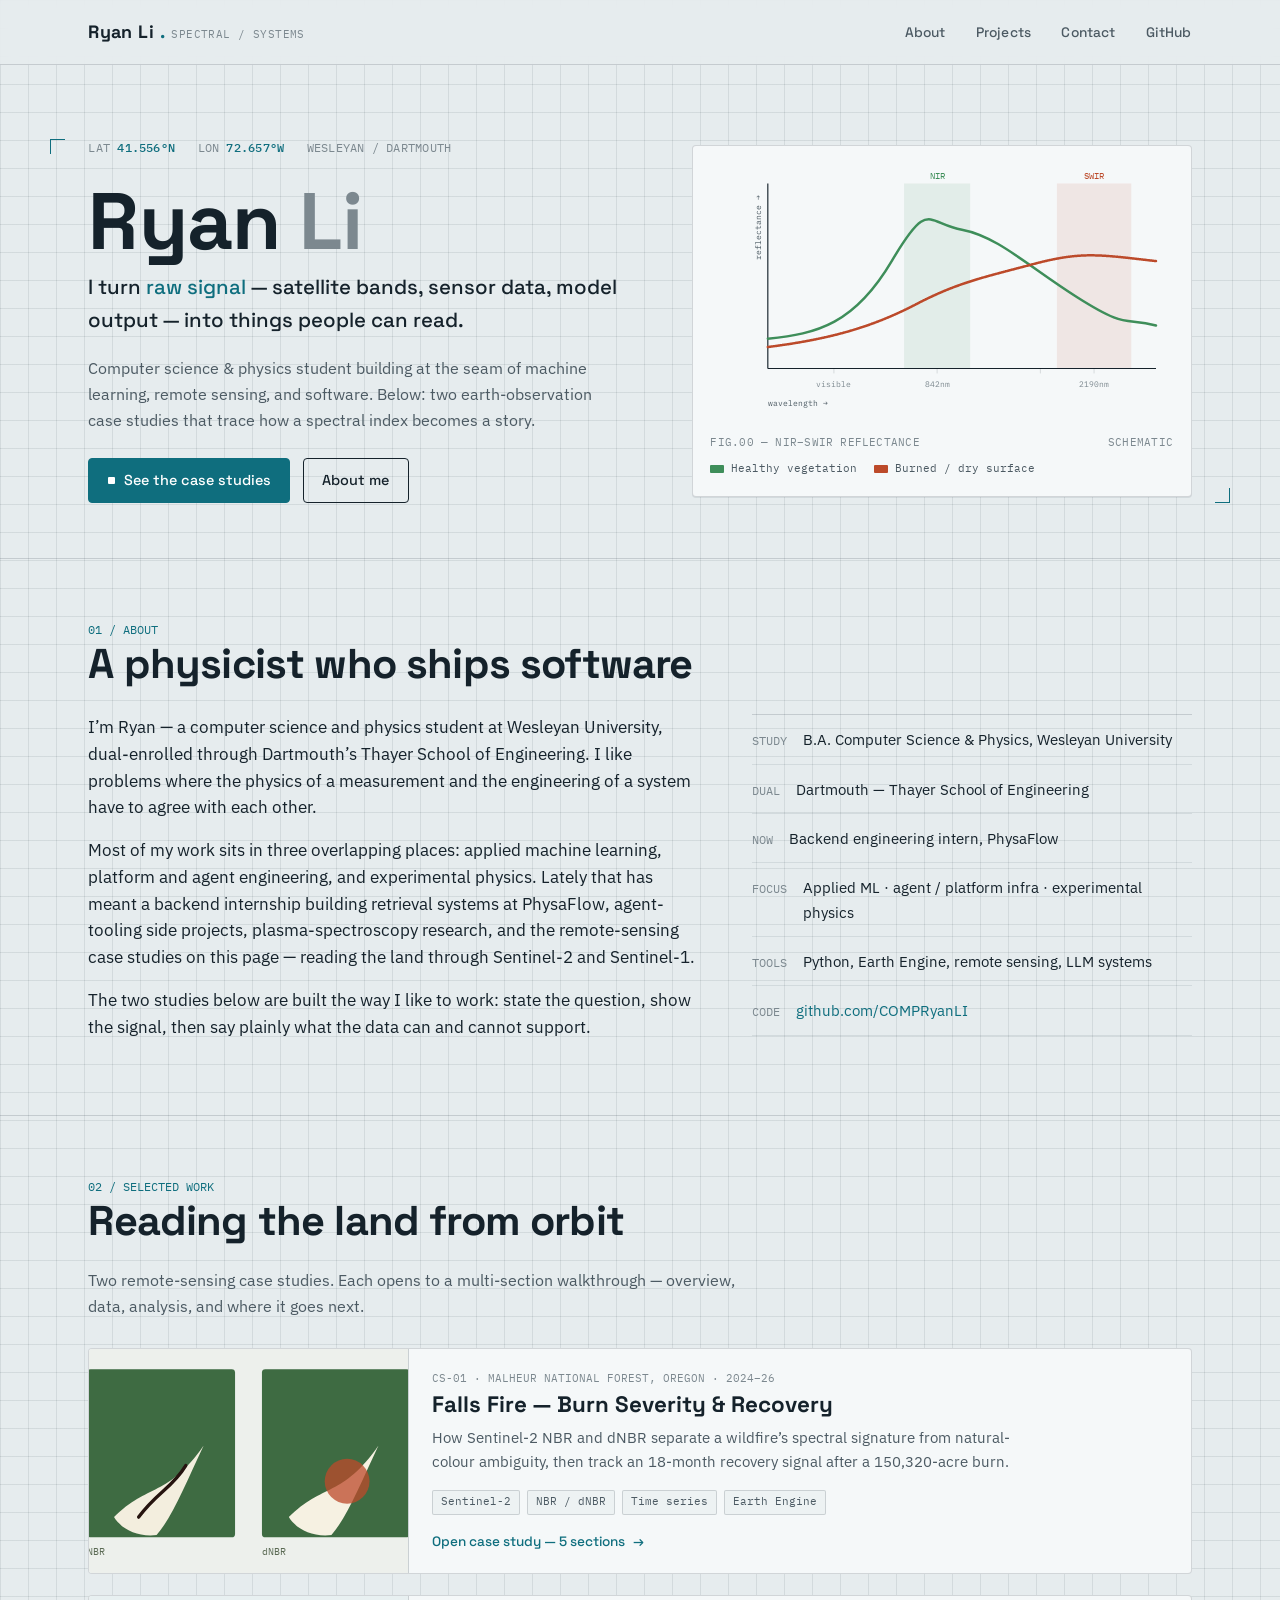
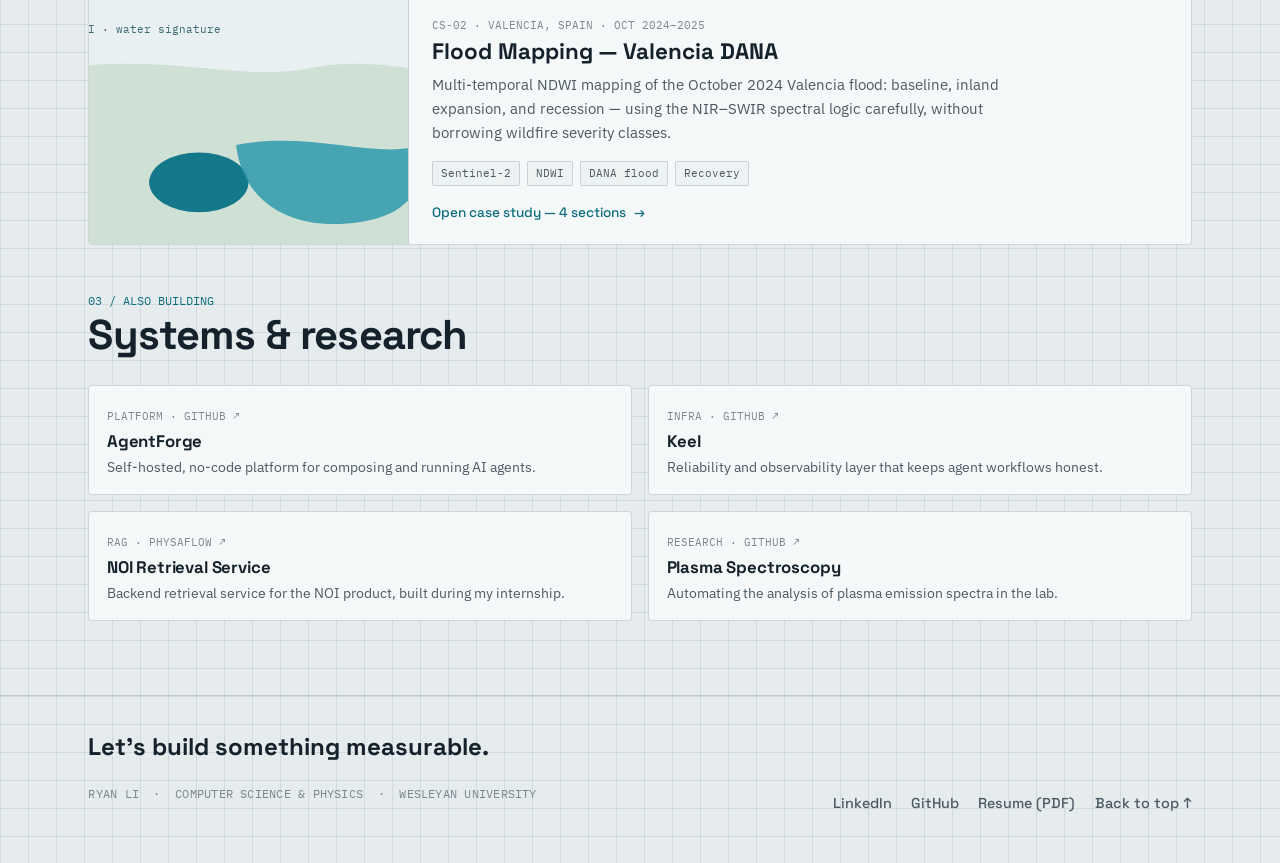
<file: index.html>
<!DOCTYPE html>
<html lang="en">
<head>
<meta charset="utf-8">
<meta name="viewport" content="width=device-width, initial-scale=1">
<title>Ryan Li — Spectral &amp; Systems</title>
<meta name="description" content="Computer science and physics student working on machine learning, remote sensing, and software.">
<link rel="preconnect" href="https://fonts.googleapis.com"><link rel="preconnect" href="https://fonts.gstatic.com" crossorigin><link href="https://fonts.googleapis.com/css2?family=IBM+Plex+Mono:wght@400;500&family=IBM+Plex+Sans:wght@400;500;600&family=Space+Grotesk:wght@500;700&display=swap" rel="stylesheet">
<link rel="stylesheet" href="styles.css">
</head>
<body>
<a id="top"></a><header class="topbar"><div class="wrap"><a class="mark" href="index.html">Ryan Li<span class="dot">.</span><small>SPECTRAL&nbsp;/&nbsp;SYSTEMS</small></a><nav class="nav"><a href="index.html#about">About</a><a href="index.html#work">Projects</a><a href="index.html#contact">Contact</a><a href="https://github.com/COMPRyanLI">GitHub</a></nav></div></header>
<main>
<section class="hero"><div class="wrap ticks">
  <div class="hero-grid">
    <div>
      <div class="hero-coord meta">
        <span>LAT <b>41.556&deg;N</b></span><span>LON <b>72.657&deg;W</b></span><span>WESLEYAN&nbsp;/&nbsp;DARTMOUTH</span>
      </div>
      <h1>Ryan&nbsp;<span class="surname">Li</span></h1>
      <p class="role">I turn <em>raw signal</em> &mdash; satellite bands, sensor data, model output &mdash; into things people can read.</p>
      <p class="lede">Computer science &amp; physics student building at the seam of machine learning, remote sensing, and software. Below: two earth-observation case studies that trace how a spectral index becomes a story.</p>
      <div class="hero-cta">
        <a class="btn solid" href="#work"><span class="tk"></span>See the case studies</a>
        <a class="btn" href="#about">About me</a>
      </div>
    </div>
    <div class="chartcard">
      <svg viewBox="0 0 560 320" role="img" aria-label="Reflectance curves for healthy vegetation and burned or dry surfaces across visible, NIR and SWIR wavelengths">
  <rect x="70" y="26" width="470" height="224" fill="none"/>
  <!-- band shading -->
  <rect x="235" y="26" width="80" height="224" fill="var(--nir)" opacity="0.10"/>
  <rect x="420" y="26" width="90" height="224" fill="var(--swir)" opacity="0.10"/>
  <!-- axes -->
  <line x1="70" y1="250" x2="540" y2="250" stroke="var(--ink)" stroke-width="1.4"/>
  <line x1="70" y1="26" x2="70" y2="250" stroke="var(--ink)" stroke-width="1.4"/>
  <!-- ticks -->
  <g stroke="var(--line)" stroke-width="1">
    <line x1="150" y1="250" x2="150" y2="256"/><line x1="275" y1="250" x2="275" y2="256"/>
    <line x1="400" y1="250" x2="400" y2="256"/><line x1="465" y1="250" x2="465" y2="256"/>
  </g>
  <!-- vegetation curve (green) -->
  <path d="M70,214 C130,208 175,196 220,120 S 262,74 305,82 S 385,126 445,164 S 500,188 540,198"
        fill="none" stroke="var(--nir)" stroke-width="3" stroke-linecap="round"/>
  <!-- burned/dry curve (rust) -->
  <path d="M70,224 C150,214 200,198 250,172 S 330,140 390,124 S 470,112 540,120"
        fill="none" stroke="var(--swir)" stroke-width="3" stroke-linecap="round" stroke-dasharray="1 0"/>
  <!-- labels -->
  <text x="275" y="20" text-anchor="middle" font-family="IBM Plex Mono, monospace" font-size="11" fill="var(--nir)">NIR</text>
  <text x="465" y="20" text-anchor="middle" font-family="IBM Plex Mono, monospace" font-size="11" fill="var(--swir)">SWIR</text>
  <text x="150" y="272" text-anchor="middle" font-family="IBM Plex Mono, monospace" font-size="10" fill="var(--ink-faint)">visible</text>
  <text x="275" y="272" text-anchor="middle" font-family="IBM Plex Mono, monospace" font-size="10" fill="var(--ink-faint)">842nm</text>
  <text x="465" y="272" text-anchor="middle" font-family="IBM Plex Mono, monospace" font-size="10" fill="var(--ink-faint)">2190nm</text>
  <text x="70" y="296" font-family="IBM Plex Mono, monospace" font-size="10" fill="var(--ink-soft)">wavelength &#8594;</text>
  <text x="62" y="40" text-anchor="end" font-family="IBM Plex Mono, monospace" font-size="10" fill="var(--ink-soft)" transform="rotate(-90 62 40)">reflectance &#8594;</text>
</svg>
      <div class="cap"><span class="meta">FIG.00 &mdash; NIR&ndash;SWIR REFLECTANCE</span><span class="meta">SCHEMATIC</span></div>
      <div class="legend-row">
        <span><i class="swatch" style="background:var(--nir)"></i>Healthy vegetation</span>
        <span><i class="swatch" style="background:var(--swir)"></i>Burned / dry surface</span>
      </div>
    </div>
  </div>
</div></section>

<section class="section" id="about"><div class="wrap">
  <div class="section-head">
    <div><span class="idx">01 / ABOUT</span><h2>A physicist who ships software</h2></div>
  </div>
  <div class="about-grid">
    <div>
      <p>I&rsquo;m Ryan &mdash; a computer science and physics student at Wesleyan University, dual-enrolled through Dartmouth&rsquo;s Thayer School of Engineering. I like problems where the physics of a measurement and the engineering of a system have to agree with each other.</p>
      <p>Most of my work sits in three overlapping places: applied machine learning, platform and agent engineering, and experimental physics. Lately that has meant a backend internship building retrieval systems at PhysaFlow, agent-tooling side projects, plasma-spectroscopy research, and the remote-sensing case studies on this page &mdash; reading the land through Sentinel-2 and Sentinel-1.</p>
      <p>The two studies below are built the way I like to work: state the question, show the signal, then say plainly what the data can and cannot support.</p>
    </div>
    <div class="specs">
      <div class="spec"><span class="k">STUDY</span><span class="v">B.A. Computer Science &amp; Physics, Wesleyan University</span></div>
      <div class="spec"><span class="k">DUAL</span><span class="v">Dartmouth &mdash; Thayer School of Engineering</span></div>
      <div class="spec"><span class="k">NOW</span><span class="v">Backend engineering intern, PhysaFlow</span></div>
      <div class="spec"><span class="k">FOCUS</span><span class="v">Applied ML &middot; agent / platform infra &middot; experimental physics</span></div>
      <div class="spec"><span class="k">TOOLS</span><span class="v">Python, Earth Engine, remote sensing, LLM systems</span></div>
      <div class="spec"><span class="k">CODE</span><span class="v"><a href="https://github.com/COMPRyanLI">github.com/COMPRyanLI</a></span></div>
    </div>
  </div>
</div></section>

<section class="section" id="work"><div class="wrap">
  <div class="section-head">
    <div><span class="idx">02 / SELECTED WORK</span><h2>Reading the land from orbit</h2></div>
    <p>Two remote-sensing case studies. Each opens to a multi-section walkthrough &mdash; overview, data, analysis, and where it goes next.</p>
  </div>
  <div class="projects">

    <a class="proj" href="falls-fire.html">
      <div class="proj-thumb"><svg viewBox="0 0 320 200" preserveAspectRatio="xMidYMid slice" role="img" aria-label="Schematic of a burn scar as it appears in post-fire NBR and in dNBR change">
  <rect width="320" height="200" fill="#EDF0EC"/>
  <!-- left: post-fire NBR -->
  <g>
    <rect x="16" y="18" width="132" height="150" rx="3" fill="#3E6b42"/>
    <path d="M40,150 C70,120 88,132 120,86 C104,120 92,150 78,166 C60,168 46,160 40,150 Z" fill="#F3EEDE"/>
    <path d="M62,150 C78,128 92,124 104,104" stroke="#26140f" stroke-width="3" fill="none" stroke-linecap="round"/>
    <text x="16" y="184" font-family="IBM Plex Mono, monospace" font-size="9" fill="#5b6a54">NBR</text>
  </g>
  <!-- right: dNBR -->
  <g>
    <rect x="172" y="18" width="132" height="150" rx="3" fill="#3E6b42"/>
    <path d="M196,150 C226,120 244,132 276,86 C260,120 248,150 234,166 C216,168 202,160 196,150 Z" fill="#F6F1E2"/>
    <circle cx="248" cy="118" r="20" fill="#BC4A2A" opacity="0.75"/>
    <text x="172" y="184" font-family="IBM Plex Mono, monospace" font-size="9" fill="#5b6a54">dNBR</text>
  </g>
</svg></div>
      <div class="proj-body">
        <span class="code">CS-01 &middot; MALHEUR NATIONAL FOREST, OREGON &middot; 2024&ndash;26</span>
        <h3>Falls Fire &mdash; Burn Severity &amp; Recovery</h3>
        <p class="desc">How Sentinel-2 NBR and dNBR separate a wildfire&rsquo;s spectral signature from natural-colour ambiguity, then track an 18-month recovery signal after a 150,320-acre burn.</p>
        <div class="tags"><span class="tag">Sentinel-2</span><span class="tag">NBR / dNBR</span><span class="tag">Time series</span><span class="tag">Earth Engine</span></div>
        <span class="proj-go">Open case study &mdash; 5 sections <span class="arrow">&rarr;</span></span>
      </div>
    </a>

    <a class="proj" href="flood-valencia.html">
      <div class="proj-thumb"><svg viewBox="0 0 320 200" preserveAspectRatio="xMidYMid slice" role="img" aria-label="Schematic of a water signature expanding across a low-lying plain and receding">
  <rect width="320" height="200" fill="#E8F0F1"/>
  <path d="M0,60 C90,44 150,70 210,58 C260,48 300,64 320,58 L320,200 L0,200 Z" fill="#CFE0D4"/>
  <!-- permanent water body -->
  <ellipse cx="120" cy="150" rx="40" ry="24" fill="#14788B"/>
  <!-- flood expansion -->
  <path d="M150,120 C210,108 262,132 300,120 C304,150 292,176 250,182 C196,190 156,168 150,120 Z" fill="#2E9BAE" opacity="0.85"/>
  <!-- coast -->
  <path d="M300,20 L320,20 L320,200 L296,200 C304,150 308,80 300,20 Z" fill="#BFE0E6"/>
  <text x="14" y="30" font-family="IBM Plex Mono, monospace" font-size="9" fill="#3d6a72">NDWI &#183; water signature</text>
</svg></div>
      <div class="proj-body">
        <span class="code">CS-02 &middot; VALENCIA, SPAIN &middot; OCT 2024&ndash;2025</span>
        <h3>Flood Mapping &mdash; Valencia DANA</h3>
        <p class="desc">Multi-temporal NDWI mapping of the October 2024 Valencia flood: baseline, inland expansion, and recession &mdash; using the NIR&ndash;SWIR spectral logic carefully, without borrowing wildfire severity classes.</p>
        <div class="tags"><span class="tag">Sentinel-2</span><span class="tag">NDWI</span><span class="tag">DANA flood</span><span class="tag">Recovery</span></div>
        <span class="proj-go">Open case study &mdash; 4 sections <span class="arrow">&rarr;</span></span>
      </div>
    </a>

  </div>

  <div class="section-head" style="margin-top:2.6rem">
    <div><span class="idx">03 / ALSO BUILDING</span><h2>Systems &amp; research</h2></div>
  </div>
  <div class="mini-grid">
    <a class="mini" href="https://github.com/COMPRyanLI">
      <span class="code">PLATFORM &middot; GITHUB &#8599;</span><h4>AgentForge</h4>
      <p>Self-hosted, no-code platform for composing and running AI agents.</p></a>
    <a class="mini" href="https://github.com/COMPRyanLI">
      <span class="code">INFRA &middot; GITHUB &#8599;</span><h4>Keel</h4>
      <p>Reliability and observability layer that keeps agent workflows honest.</p></a>
    <a class="mini" href="https://github.com/COMPRyanLI">
      <span class="code">RAG &middot; PHYSAFLOW &#8599;</span><h4>NOI Retrieval Service</h4>
      <p>Backend retrieval service for the NOI product, built during my internship.</p></a>
    <a class="mini" href="https://github.com/COMPRyanLI">
      <span class="code">RESEARCH &middot; GITHUB &#8599;</span><h4>Plasma Spectroscopy</h4>
      <p>Automating the analysis of plasma emission spectra in the lab.</p></a>
  </div>
</div></section>
</main><footer class="foot" id="contact"><div class="wrap"><div class="foot-grid"><div><h3>Let&rsquo;s build something measurable.</h3><p class="meta">RYAN&nbsp;LI &nbsp;&middot;&nbsp; COMPUTER SCIENCE &amp; PHYSICS &nbsp;&middot;&nbsp; WESLEYAN UNIVERSITY</p></div><div class="foot-links"><a href="https://www.linkedin.com/">LinkedIn</a><a href="https://github.com/COMPRyanLI">GitHub</a><a href="#">Resume (PDF)</a><a href="#top">Back to top &uarr;</a></div></div></div></footer>
</body>
</html>
</file>
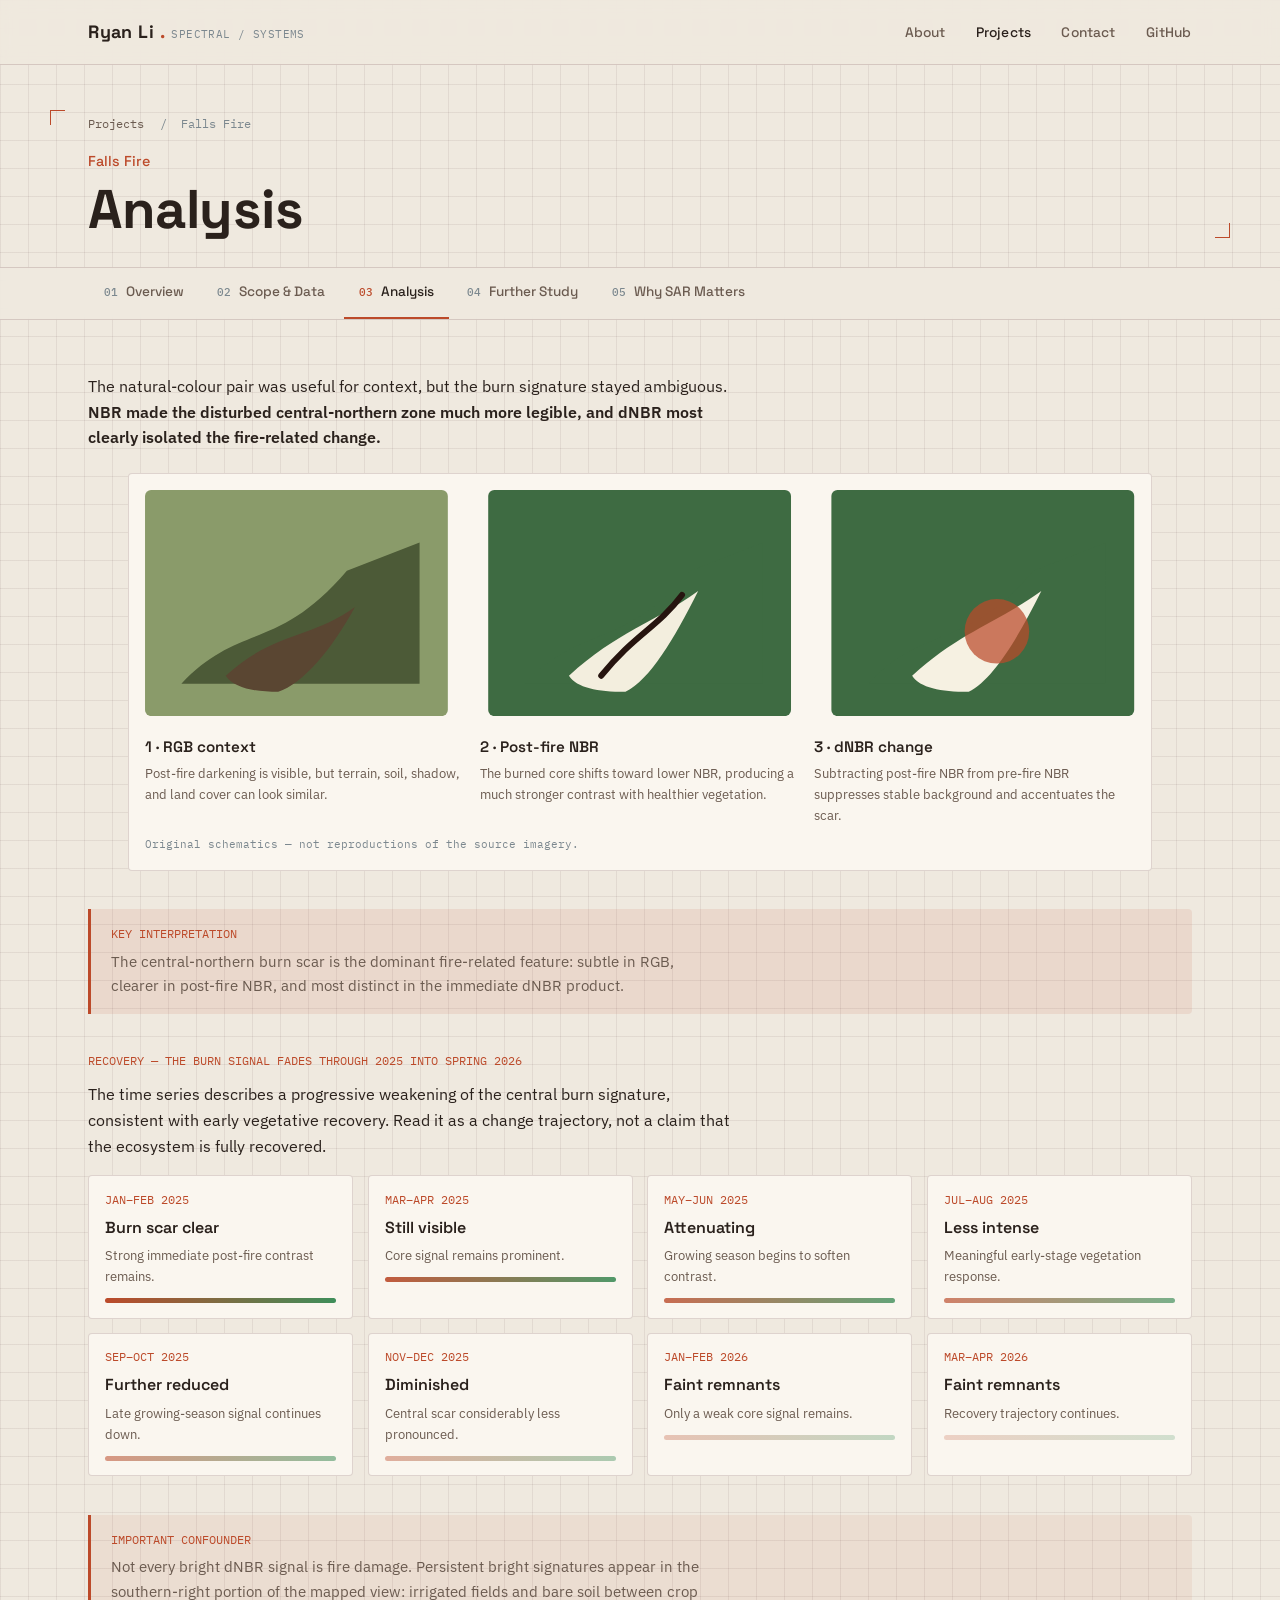
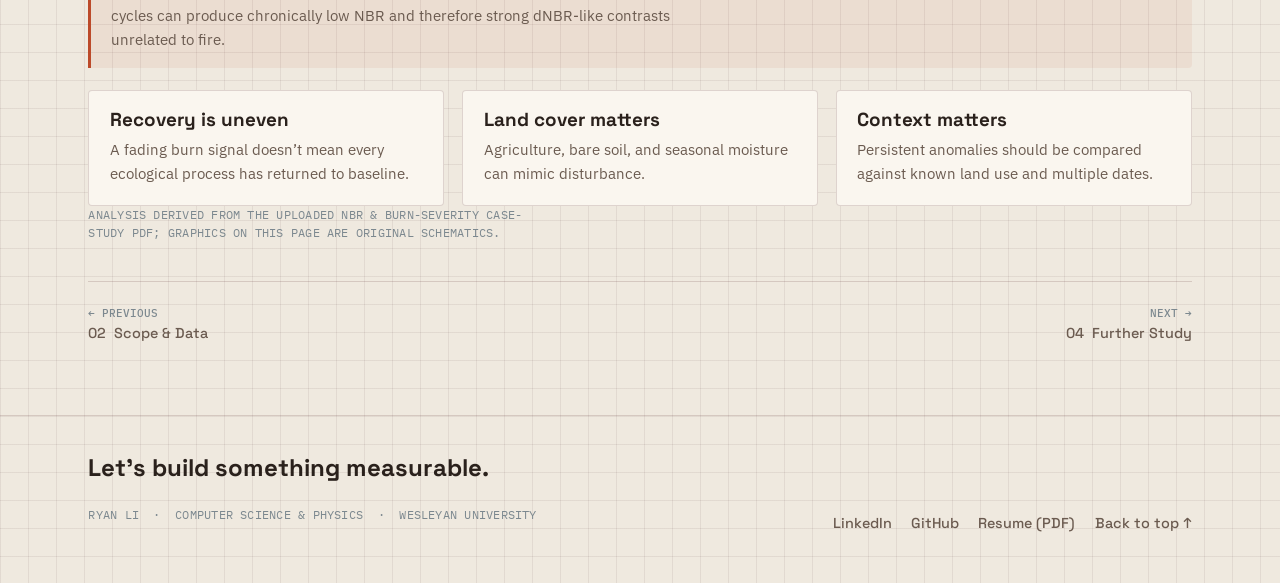
<file: falls-fire-analysis.html>
<!DOCTYPE html>
<html lang="en">
<head>
<meta charset="utf-8">
<meta name="viewport" content="width=device-width, initial-scale=1">
<title>Falls Fire &mdash; Analysis · Ryan Li</title>
<meta name="description" content="Falls Fire: Analysis">
<link rel="preconnect" href="https://fonts.googleapis.com"><link rel="preconnect" href="https://fonts.gstatic.com" crossorigin><link href="https://fonts.googleapis.com/css2?family=IBM+Plex+Mono:wght@400;500&family=IBM+Plex+Sans:wght@400;500;600&family=Space+Grotesk:wght@500;700&display=swap" rel="stylesheet">
<link rel="stylesheet" href="styles.css">
</head>
<body data-theme="fire">
<a id="top"></a><header class="topbar"><div class="wrap"><a class="mark" href="index.html">Ryan Li<span class="dot">.</span><small>SPECTRAL&nbsp;/&nbsp;SYSTEMS</small></a><nav class="nav"><a href="index.html#about">About</a><a href="index.html#work" class="here">Projects</a><a href="index.html#contact">Contact</a><a href="https://github.com/COMPRyanLI">GitHub</a></nav></div></header>
<header class="cs-hero"><div class="wrap ticks"><div class="crumb"><a href="index.html#work">Projects</a> &nbsp;/&nbsp; Falls Fire</div><div class="cs-title"><div><div class="kicker"><a href="falls-fire.html">Falls Fire</a></div><h1>Analysis</h1></div></div></div></header><nav class="tabs" aria-label="Case study sections"><div class="wrap"><a class="tab" href="falls-fire.html"><span class="n">01</span>Overview</a><a class="tab" href="falls-fire-scope.html"><span class="n">02</span>Scope &amp; Data</a><a class="tab active" href="falls-fire-analysis.html" aria-current="page"><span class="n">03</span>Analysis</a><a class="tab" href="falls-fire-further.html"><span class="n">04</span>Further Study</a><a class="tab" href="falls-fire-sar.html"><span class="n">05</span>Why SAR Matters</a></div></nav><main class="cs-body"><div class="wrap">
<p>The natural-colour pair was useful for context, but the burn signature stayed ambiguous. <strong>NBR made the disturbed central-northern zone much more legible, and dNBR most clearly isolated the fire-related change.</strong></p>

<figure class="figure block" style="margin-top:1.4rem">
  <svg viewBox="0 0 490 112" role="img" aria-label="Three schematic panels comparing RGB, post-fire NBR and dNBR views of the same burn scar">
<g transform="translate(0,0)">
  <rect x="0" y="0" width="150" height="112" rx="3" fill="#8a9b6a"/>
  <path d="M18,96 C46,66 66,80 100,40 L136,26 L136,96 Z" fill="#4c5a37"/>
  <path d="M40,92 C64,70 82,74 104,58 C92,80 78,96 66,100 C54,100 44,98 40,92 Z" fill="#5a4632"/>
</g><g transform="translate(170,0)">
  <rect x="0" y="0" width="150" height="112" rx="3" fill="#3E6b42"/>
  <path d="M18,96 C46,66 66,80 100,40 L136,26 L136,96 Z" fill="#3E6b42"/>
  <path d="M40,92 C64,70 82,66 104,50 C92,74 80,94 68,100 C54,100 44,98 40,92 Z" fill="#F3EEDE"/><path d="M56,92 C72,72 84,68 96,52" stroke="#26140f" stroke-width="3" fill="none" stroke-linecap="round"/>
</g><g transform="translate(340,0)">
  <rect x="0" y="0" width="150" height="112" rx="3" fill="#3E6b42"/>
  <path d="M18,96 C46,66 66,80 100,40 L136,26 L136,96 Z" fill="#3E6b42"/>
  <path d="M40,92 C64,70 82,66 104,50 C92,74 80,94 68,100 C54,100 44,98 40,92 Z" fill="#F6F1E2"/><circle cx="82" cy="70" r="16" fill="#BC4A2A" opacity="0.72"/>
</g>
</svg>
  <div class="threepanel" style="margin-top:.7rem">
    <div class="p"><div class="lab">1 &middot; RGB context</div><div class="d">Post-fire darkening is visible, but terrain, soil, shadow, and land cover can look similar.</div></div>
    <div class="p"><div class="lab">2 &middot; Post-fire NBR</div><div class="d">The burned core shifts toward lower NBR, producing a much stronger contrast with healthier vegetation.</div></div>
    <div class="p"><div class="lab">3 &middot; dNBR change</div><div class="d">Subtracting post-fire NBR from pre-fire NBR suppresses stable background and accentuates the scar.</div></div>
  </div>
  <figcaption>Original schematics &mdash; not reproductions of the source imagery.</figcaption>
</figure>

<div class="callout">
  <div class="h">KEY INTERPRETATION</div>
  <p>The central-northern burn scar is the dominant fire-related feature: subtle in RGB, clearer in post-fire NBR, and most distinct in the immediate dNBR product.</p>
</div>

<div class="block" style="margin-top:2.4rem">
  <span class="idx">RECOVERY &mdash; THE BURN SIGNAL FADES THROUGH 2025 INTO SPRING 2026</span>
  <p>The time series describes a progressive weakening of the central burn signature, consistent with early vegetative recovery. Read it as a change trajectory, not a claim that the ecosystem is fully recovered.</p>
  <div class="timeline">
    <div class="tl"><div class="win">JAN&ndash;FEB 2025</div><div class="state">Burn scar clear</div><div class="d">Strong immediate post-fire contrast remains.</div><div class="bar"></div></div>
    <div class="tl"><div class="win">MAR&ndash;APR 2025</div><div class="state">Still visible</div><div class="d">Core signal remains prominent.</div><div class="bar" style="opacity:.9"></div></div>
    <div class="tl"><div class="win">MAY&ndash;JUN 2025</div><div class="state">Attenuating</div><div class="d">Growing season begins to soften contrast.</div><div class="bar" style="opacity:.8"></div></div>
    <div class="tl"><div class="win">JUL&ndash;AUG 2025</div><div class="state">Less intense</div><div class="d">Meaningful early-stage vegetation response.</div><div class="bar" style="opacity:.68"></div></div>
    <div class="tl"><div class="win">SEP&ndash;OCT 2025</div><div class="state">Further reduced</div><div class="d">Late growing-season signal continues down.</div><div class="bar" style="opacity:.55"></div></div>
    <div class="tl"><div class="win">NOV&ndash;DEC 2025</div><div class="state">Diminished</div><div class="d">Central scar considerably less pronounced.</div><div class="bar" style="opacity:.42"></div></div>
    <div class="tl"><div class="win">JAN&ndash;FEB 2026</div><div class="state">Faint remnants</div><div class="d">Only a weak core signal remains.</div><div class="bar" style="opacity:.3"></div></div>
    <div class="tl"><div class="win">MAR&ndash;APR 2026</div><div class="state">Faint remnants</div><div class="d">Recovery trajectory continues.</div><div class="bar" style="opacity:.22"></div></div>
  </div>
</div>

<div class="callout warn">
  <div class="h">IMPORTANT CONFOUNDER</div>
  <p>Not every bright dNBR signal is fire damage. Persistent bright signatures appear in the southern-right portion of the mapped view: irrigated fields and bare soil between crop cycles can produce chronically low NBR and therefore strong dNBR-like contrasts unrelated to fire.</p>
</div>

<div class="grid-3">
  <div class="card"><h3>Recovery is uneven</h3><p>A fading burn signal doesn&rsquo;t mean every ecological process has returned to baseline.</p></div>
  <div class="card"><h3>Land cover matters</h3><p>Agriculture, bare soil, and seasonal moisture can mimic disturbance.</p></div>
  <div class="card"><h3>Context matters</h3><p>Persistent anomalies should be compared against known land use and multiple dates.</p></div>
</div>

<p class="meta">ANALYSIS DERIVED FROM THE UPLOADED NBR &amp; BURN-SEVERITY CASE-STUDY PDF; GRAPHICS ON THIS PAGE ARE ORIGINAL SCHEMATICS.</p>
<div class="pager"><a href="falls-fire-scope.html"><span class="lab">&larr; PREVIOUS</span>02 &nbsp;Scope &amp; Data</a><a class="nx" href="falls-fire-further.html"><span class="lab">NEXT &rarr;</span>04 &nbsp;Further Study</a></div></div></main><footer class="foot" id="contact"><div class="wrap"><div class="foot-grid"><div><h3>Let&rsquo;s build something measurable.</h3><p class="meta">RYAN&nbsp;LI &nbsp;&middot;&nbsp; COMPUTER SCIENCE &amp; PHYSICS &nbsp;&middot;&nbsp; WESLEYAN UNIVERSITY</p></div><div class="foot-links"><a href="https://www.linkedin.com/">LinkedIn</a><a href="https://github.com/COMPRyanLI">GitHub</a><a href="#">Resume (PDF)</a><a href="#top">Back to top &uarr;</a></div></div></div></footer>
</body>
</html>
</file>
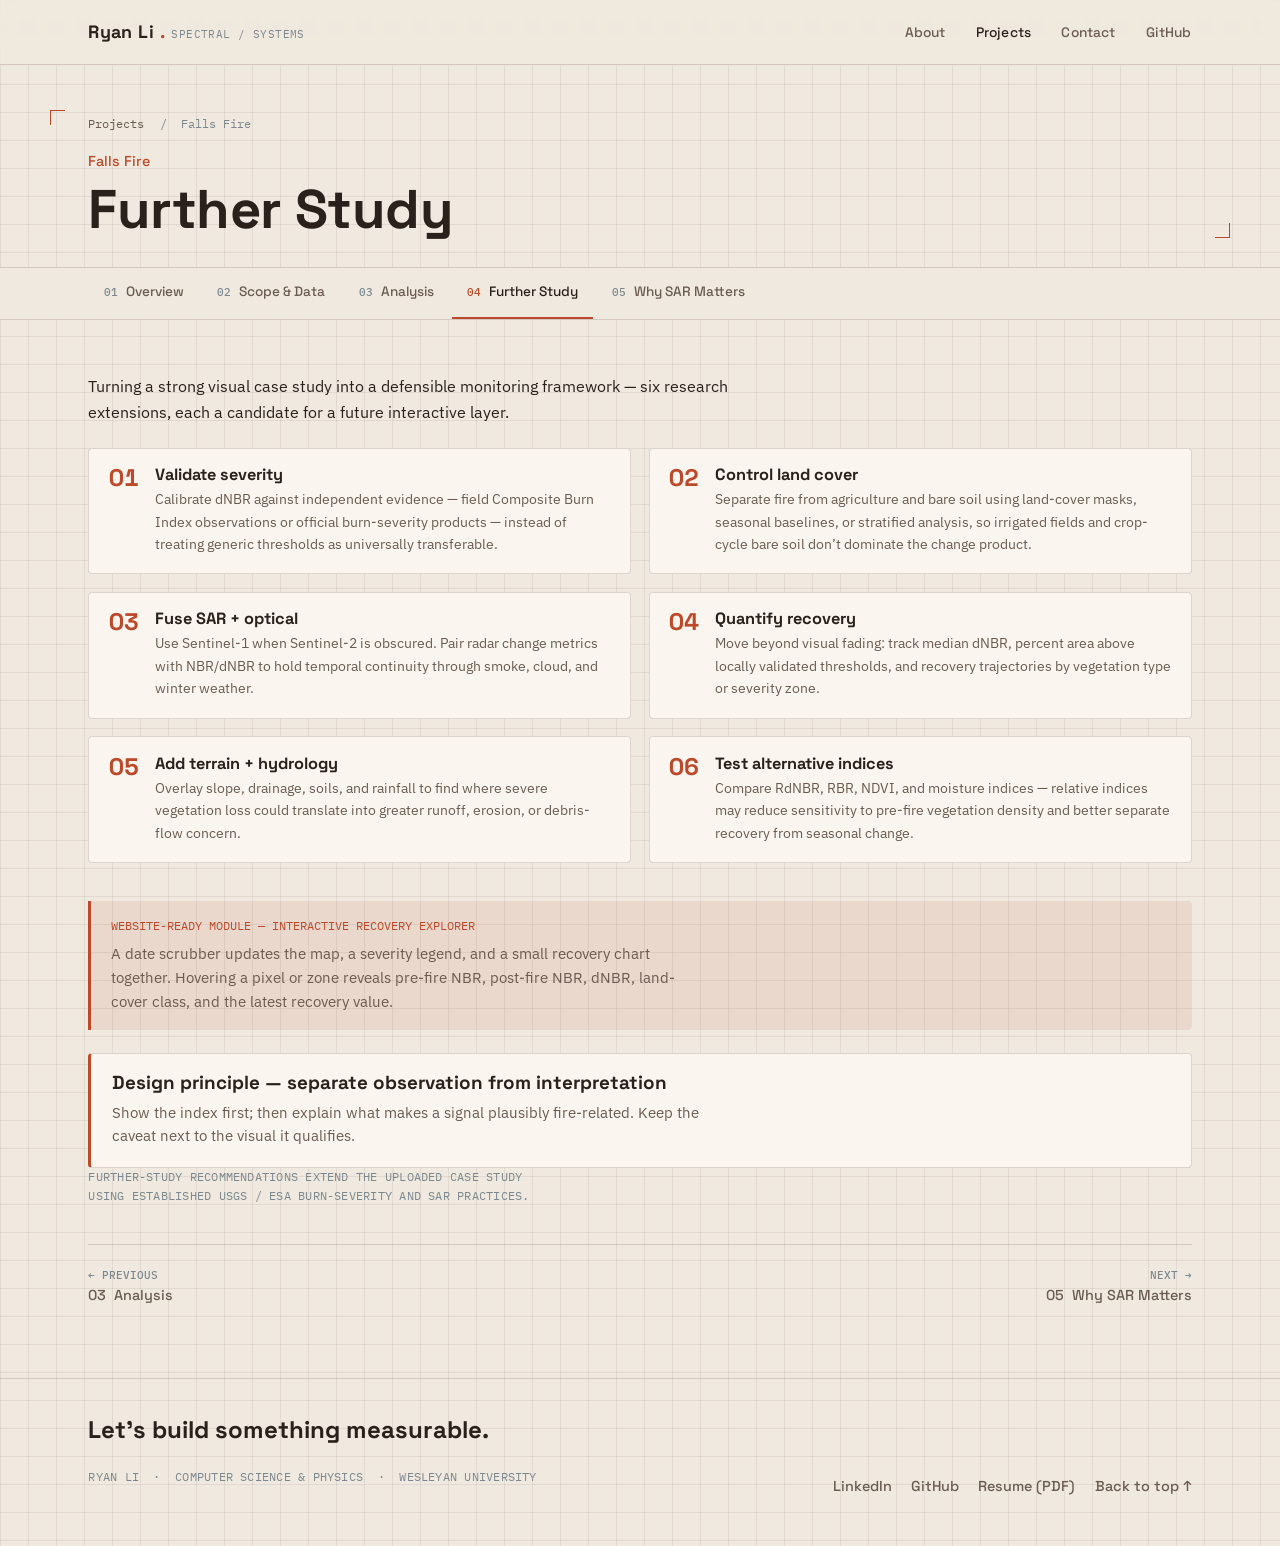
<file: falls-fire-further.html>
<!DOCTYPE html>
<html lang="en">
<head>
<meta charset="utf-8">
<meta name="viewport" content="width=device-width, initial-scale=1">
<title>Falls Fire &mdash; Further Study · Ryan Li</title>
<meta name="description" content="Falls Fire: Further Study">
<link rel="preconnect" href="https://fonts.googleapis.com"><link rel="preconnect" href="https://fonts.gstatic.com" crossorigin><link href="https://fonts.googleapis.com/css2?family=IBM+Plex+Mono:wght@400;500&family=IBM+Plex+Sans:wght@400;500;600&family=Space+Grotesk:wght@500;700&display=swap" rel="stylesheet">
<link rel="stylesheet" href="styles.css">
</head>
<body data-theme="fire">
<a id="top"></a><header class="topbar"><div class="wrap"><a class="mark" href="index.html">Ryan Li<span class="dot">.</span><small>SPECTRAL&nbsp;/&nbsp;SYSTEMS</small></a><nav class="nav"><a href="index.html#about">About</a><a href="index.html#work" class="here">Projects</a><a href="index.html#contact">Contact</a><a href="https://github.com/COMPRyanLI">GitHub</a></nav></div></header>
<header class="cs-hero"><div class="wrap ticks"><div class="crumb"><a href="index.html#work">Projects</a> &nbsp;/&nbsp; Falls Fire</div><div class="cs-title"><div><div class="kicker"><a href="falls-fire.html">Falls Fire</a></div><h1>Further Study</h1></div></div></div></header><nav class="tabs" aria-label="Case study sections"><div class="wrap"><a class="tab" href="falls-fire.html"><span class="n">01</span>Overview</a><a class="tab" href="falls-fire-scope.html"><span class="n">02</span>Scope &amp; Data</a><a class="tab" href="falls-fire-analysis.html"><span class="n">03</span>Analysis</a><a class="tab active" href="falls-fire-further.html" aria-current="page"><span class="n">04</span>Further Study</a><a class="tab" href="falls-fire-sar.html"><span class="n">05</span>Why SAR Matters</a></div></nav><main class="cs-body"><div class="wrap">
<p>Turning a strong visual case study into a defensible monitoring framework &mdash; six research extensions, each a candidate for a future interactive layer.</p>
<div class="road block" style="margin-top:1.4rem"><div class="rc"><div class="num data">01</div><div><h3>Validate severity</h3><p>Calibrate dNBR against independent evidence &mdash; field Composite Burn Index observations or official burn-severity products &mdash; instead of treating generic thresholds as universally transferable.</p></div></div><div class="rc"><div class="num data">02</div><div><h3>Control land cover</h3><p>Separate fire from agriculture and bare soil using land-cover masks, seasonal baselines, or stratified analysis, so irrigated fields and crop-cycle bare soil don&rsquo;t dominate the change product.</p></div></div><div class="rc"><div class="num data">03</div><div><h3>Fuse SAR + optical</h3><p>Use Sentinel-1 when Sentinel-2 is obscured. Pair radar change metrics with NBR/dNBR to hold temporal continuity through smoke, cloud, and winter weather.</p></div></div><div class="rc"><div class="num data">04</div><div><h3>Quantify recovery</h3><p>Move beyond visual fading: track median dNBR, percent area above locally validated thresholds, and recovery trajectories by vegetation type or severity zone.</p></div></div><div class="rc"><div class="num data">05</div><div><h3>Add terrain + hydrology</h3><p>Overlay slope, drainage, soils, and rainfall to find where severe vegetation loss could translate into greater runoff, erosion, or debris-flow concern.</p></div></div><div class="rc"><div class="num data">06</div><div><h3>Test alternative indices</h3><p>Compare RdNBR, RBR, NDVI, and moisture indices &mdash; relative indices may reduce sensitivity to pre-fire vegetation density and better separate recovery from seasonal change.</p></div></div></div>

<div class="callout">
  <div class="h">WEBSITE-READY MODULE &mdash; INTERACTIVE RECOVERY EXPLORER</div>
  <p>A date scrubber updates the map, a severity legend, and a small recovery chart together. Hovering a pixel or zone reveals pre-fire NBR, post-fire NBR, dNBR, land-cover class, and the latest recovery value.</p>
</div>

<div class="card accent">
  <h3>Design principle &mdash; separate observation from interpretation</h3>
  <p>Show the index first; then explain what makes a signal plausibly fire-related. Keep the caveat next to the visual it qualifies.</p>
</div>

<p class="meta">FURTHER-STUDY RECOMMENDATIONS EXTEND THE UPLOADED CASE STUDY USING ESTABLISHED USGS / ESA BURN-SEVERITY AND SAR PRACTICES.</p>
<div class="pager"><a href="falls-fire-analysis.html"><span class="lab">&larr; PREVIOUS</span>03 &nbsp;Analysis</a><a class="nx" href="falls-fire-sar.html"><span class="lab">NEXT &rarr;</span>05 &nbsp;Why SAR Matters</a></div></div></main><footer class="foot" id="contact"><div class="wrap"><div class="foot-grid"><div><h3>Let&rsquo;s build something measurable.</h3><p class="meta">RYAN&nbsp;LI &nbsp;&middot;&nbsp; COMPUTER SCIENCE &amp; PHYSICS &nbsp;&middot;&nbsp; WESLEYAN UNIVERSITY</p></div><div class="foot-links"><a href="https://www.linkedin.com/">LinkedIn</a><a href="https://github.com/COMPRyanLI">GitHub</a><a href="#">Resume (PDF)</a><a href="#top">Back to top &uarr;</a></div></div></div></footer>
</body>
</html>
</file>
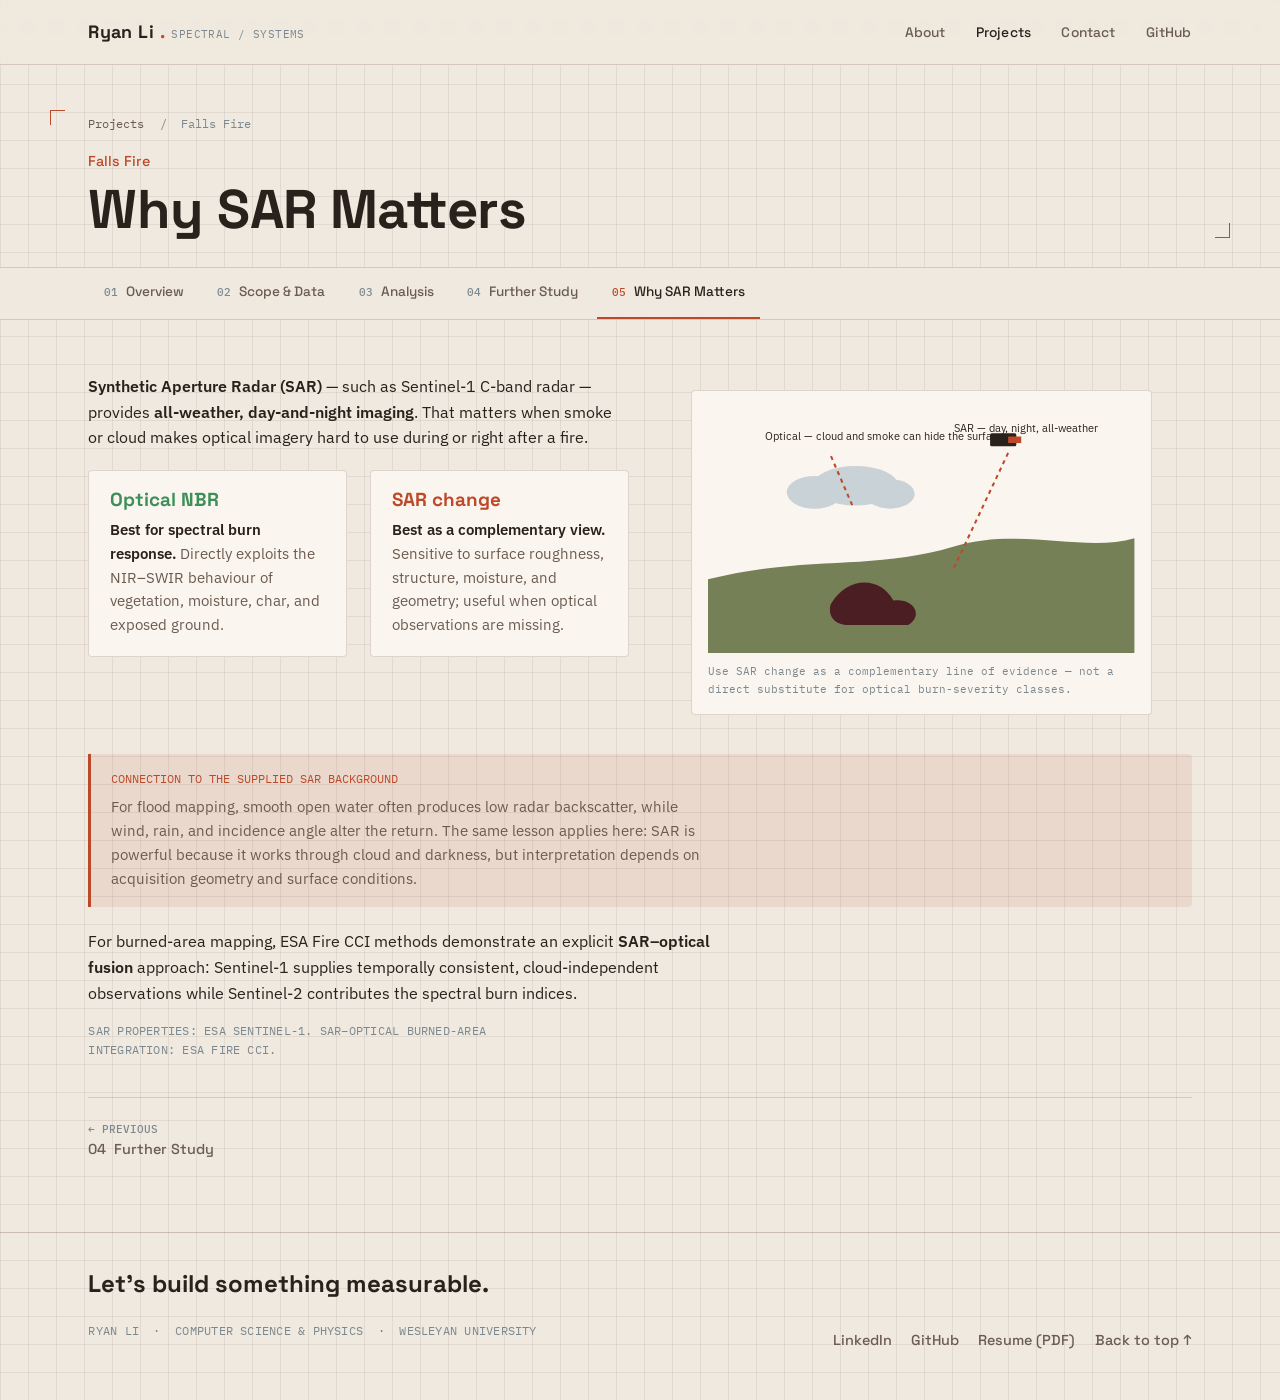
<file: falls-fire-sar.html>
<!DOCTYPE html>
<html lang="en">
<head>
<meta charset="utf-8">
<meta name="viewport" content="width=device-width, initial-scale=1">
<title>Falls Fire &mdash; Why SAR Matters · Ryan Li</title>
<meta name="description" content="Falls Fire: Why SAR Matters">
<link rel="preconnect" href="https://fonts.googleapis.com"><link rel="preconnect" href="https://fonts.gstatic.com" crossorigin><link href="https://fonts.googleapis.com/css2?family=IBM+Plex+Mono:wght@400;500&family=IBM+Plex+Sans:wght@400;500;600&family=Space+Grotesk:wght@500;700&display=swap" rel="stylesheet">
<link rel="stylesheet" href="styles.css">
</head>
<body data-theme="fire">
<a id="top"></a><header class="topbar"><div class="wrap"><a class="mark" href="index.html">Ryan Li<span class="dot">.</span><small>SPECTRAL&nbsp;/&nbsp;SYSTEMS</small></a><nav class="nav"><a href="index.html#about">About</a><a href="index.html#work" class="here">Projects</a><a href="index.html#contact">Contact</a><a href="https://github.com/COMPRyanLI">GitHub</a></nav></div></header>
<header class="cs-hero"><div class="wrap ticks"><div class="crumb"><a href="index.html#work">Projects</a> &nbsp;/&nbsp; Falls Fire</div><div class="cs-title"><div><div class="kicker"><a href="falls-fire.html">Falls Fire</a></div><h1>Why SAR Matters</h1></div></div></div></header><nav class="tabs" aria-label="Case study sections"><div class="wrap"><a class="tab" href="falls-fire.html"><span class="n">01</span>Overview</a><a class="tab" href="falls-fire-scope.html"><span class="n">02</span>Scope &amp; Data</a><a class="tab" href="falls-fire-analysis.html"><span class="n">03</span>Analysis</a><a class="tab" href="falls-fire-further.html"><span class="n">04</span>Further Study</a><a class="tab active" href="falls-fire-sar.html" aria-current="page"><span class="n">05</span>Why SAR Matters</a></div></nav><main class="cs-body"><div class="wrap">
<div class="grid-2">
  <div>
    <p><strong>Synthetic Aperture Radar (SAR)</strong> &mdash; such as Sentinel-1 C-band radar &mdash; provides <strong>all-weather, day-and-night imaging</strong>. That matters when smoke or cloud makes optical imagery hard to use during or right after a fire.</p>
    <div class="grid-2" style="margin-top:1.2rem">
      <div class="card"><h3 style="color:var(--nir)">Optical NBR</h3><p><strong>Best for spectral burn response.</strong> Directly exploits the NIR&ndash;SWIR behaviour of vegetation, moisture, char, and exposed ground.</p></div>
      <div class="card"><h3 style="color:var(--accent)">SAR change</h3><p><strong>Best as a complementary view.</strong> Sensitive to surface roughness, structure, moisture, and geometry; useful when optical observations are missing.</p></div>
    </div>
  </div>
  <figure class="figure">
    <svg viewBox="0 0 520 300" role="img" aria-label="Concept diagram: cloud can hide the surface from an optical sensor, while radar images through cloud and darkness">
  <rect width="520" height="300" fill="none"/>
  <path d="M0,210 C120,180 200,200 300,170 C380,146 460,178 520,160 L520,300 L0,300 Z" fill="var(--accent-2)" opacity="0.85"/>
  <path d="M150,240 C170,206 210,206 226,236 C250,232 264,254 244,266 L172,266 C150,266 146,250 150,240 Z" fill="var(--accent-deep)"/>
  <!-- satellite -->
  <g transform="translate(360,40)"><rect x="-16" y="-8" width="32" height="16" rx="2" fill="var(--ink)"/><rect x="6" y="-4" width="16" height="8" fill="var(--accent)"/></g>
  <!-- cloud -->
  <g fill="#c9d2d6"><ellipse cx="180" cy="96" rx="52" ry="24"/><ellipse cx="130" cy="104" rx="34" ry="20"/><ellipse cx="222" cy="106" rx="30" ry="18"/></g>
  <!-- optical beam blocked -->
  <line x1="150" y1="60" x2="176" y2="120" stroke="var(--swir)" stroke-width="2.5" stroke-dasharray="5 5"/>
  <!-- radar beam through -->
  <line x1="366" y1="56" x2="300" y2="196" stroke="var(--accent)" stroke-width="2.5" stroke-dasharray="5 5"/>
  <text x="70" y="40" font-family="IBM Plex Sans, sans-serif" font-size="13" fill="var(--ink)">Optical &#8212; cloud and smoke can hide the surface</text>
  <text x="300" y="30" font-family="IBM Plex Sans, sans-serif" font-size="13" fill="var(--ink)">SAR &#8212; day, night, all&#8209;weather</text>
</svg>
    <figcaption>Use SAR change as a complementary line of evidence &mdash; not a direct substitute for optical burn-severity classes.</figcaption>
  </figure>
</div>

<div class="callout">
  <div class="h">CONNECTION TO THE SUPPLIED SAR BACKGROUND</div>
  <p>For flood mapping, smooth open water often produces low radar backscatter, while wind, rain, and incidence angle alter the return. The same lesson applies here: SAR is powerful because it works through cloud and darkness, but interpretation depends on acquisition geometry and surface conditions.</p>
</div>

<p>For burned-area mapping, ESA Fire CCI methods demonstrate an explicit <strong>SAR&ndash;optical fusion</strong> approach: Sentinel-1 supplies temporally consistent, cloud-independent observations while Sentinel-2 contributes the spectral burn indices.</p>

<p class="meta">SAR PROPERTIES: ESA SENTINEL-1. SAR&ndash;OPTICAL BURNED-AREA INTEGRATION: ESA FIRE CCI.</p>
<div class="pager"><a href="falls-fire-further.html"><span class="lab">&larr; PREVIOUS</span>04 &nbsp;Further Study</a></div></div></main><footer class="foot" id="contact"><div class="wrap"><div class="foot-grid"><div><h3>Let&rsquo;s build something measurable.</h3><p class="meta">RYAN&nbsp;LI &nbsp;&middot;&nbsp; COMPUTER SCIENCE &amp; PHYSICS &nbsp;&middot;&nbsp; WESLEYAN UNIVERSITY</p></div><div class="foot-links"><a href="https://www.linkedin.com/">LinkedIn</a><a href="https://github.com/COMPRyanLI">GitHub</a><a href="#">Resume (PDF)</a><a href="#top">Back to top &uarr;</a></div></div></div></footer>
</body>
</html>
</file>
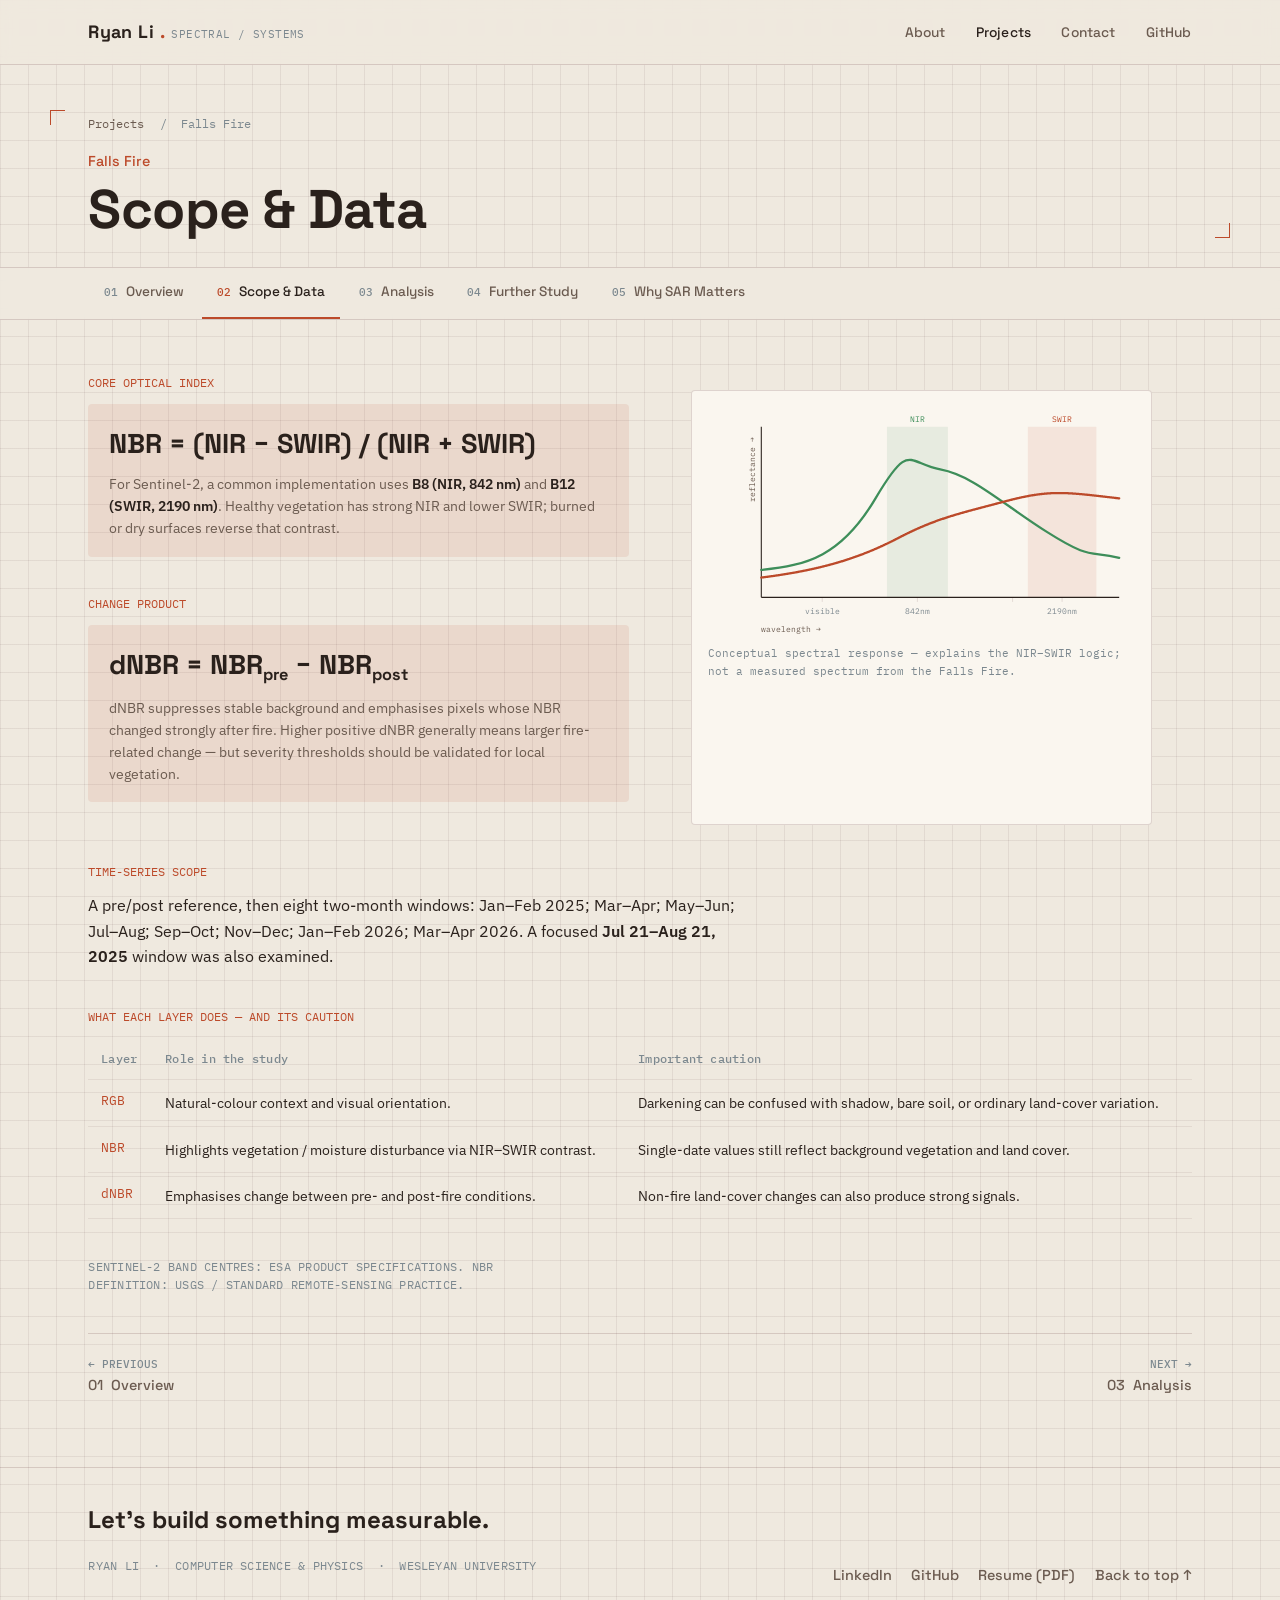
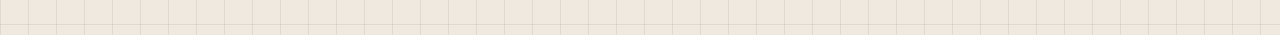
<file: falls-fire-scope.html>
<!DOCTYPE html>
<html lang="en">
<head>
<meta charset="utf-8">
<meta name="viewport" content="width=device-width, initial-scale=1">
<title>Falls Fire &mdash; Scope &amp; Data · Ryan Li</title>
<meta name="description" content="Falls Fire: Scope &amp; Data">
<link rel="preconnect" href="https://fonts.googleapis.com"><link rel="preconnect" href="https://fonts.gstatic.com" crossorigin><link href="https://fonts.googleapis.com/css2?family=IBM+Plex+Mono:wght@400;500&family=IBM+Plex+Sans:wght@400;500;600&family=Space+Grotesk:wght@500;700&display=swap" rel="stylesheet">
<link rel="stylesheet" href="styles.css">
</head>
<body data-theme="fire">
<a id="top"></a><header class="topbar"><div class="wrap"><a class="mark" href="index.html">Ryan Li<span class="dot">.</span><small>SPECTRAL&nbsp;/&nbsp;SYSTEMS</small></a><nav class="nav"><a href="index.html#about">About</a><a href="index.html#work" class="here">Projects</a><a href="index.html#contact">Contact</a><a href="https://github.com/COMPRyanLI">GitHub</a></nav></div></header>
<header class="cs-hero"><div class="wrap ticks"><div class="crumb"><a href="index.html#work">Projects</a> &nbsp;/&nbsp; Falls Fire</div><div class="cs-title"><div><div class="kicker"><a href="falls-fire.html">Falls Fire</a></div><h1>Scope &amp; Data</h1></div></div></div></header><nav class="tabs" aria-label="Case study sections"><div class="wrap"><a class="tab" href="falls-fire.html"><span class="n">01</span>Overview</a><a class="tab active" href="falls-fire-scope.html" aria-current="page"><span class="n">02</span>Scope &amp; Data</a><a class="tab" href="falls-fire-analysis.html"><span class="n">03</span>Analysis</a><a class="tab" href="falls-fire-further.html"><span class="n">04</span>Further Study</a><a class="tab" href="falls-fire-sar.html"><span class="n">05</span>Why SAR Matters</a></div></nav><main class="cs-body"><div class="wrap">
<div class="grid-2">
  <div>
    <div class="block">
      <span class="idx">CORE OPTICAL INDEX</span>
      <div class="formula">
        <div class="eq">NBR = (NIR &minus; SWIR) / (NIR + SWIR)</div>
        <div class="note">For Sentinel-2, a common implementation uses <strong>B8 (NIR, 842&nbsp;nm)</strong> and <strong>B12 (SWIR, 2190&nbsp;nm)</strong>. Healthy vegetation has strong NIR and lower SWIR; burned or dry surfaces reverse that contrast.</div>
      </div>
    </div>
    <div class="block">
      <span class="idx">CHANGE PRODUCT</span>
      <div class="formula">
        <div class="eq">dNBR = NBR<sub>pre</sub> &minus; NBR<sub>post</sub></div>
        <div class="note">dNBR suppresses stable background and emphasises pixels whose NBR changed strongly after fire. Higher positive dNBR generally means larger fire-related change &mdash; but severity thresholds should be validated for local vegetation.</div>
      </div>
    </div>
  </div>
  <figure class="figure">
    <svg viewBox="0 0 560 300" role="img" aria-label="Reflectance curves for healthy vegetation and burned or dry surfaces across visible, NIR and SWIR wavelengths">
  <rect x="70" y="26" width="470" height="224" fill="none"/>
  <!-- band shading -->
  <rect x="235" y="26" width="80" height="224" fill="var(--nir)" opacity="0.10"/>
  <rect x="420" y="26" width="90" height="224" fill="var(--swir)" opacity="0.10"/>
  <!-- axes -->
  <line x1="70" y1="250" x2="540" y2="250" stroke="var(--ink)" stroke-width="1.4"/>
  <line x1="70" y1="26" x2="70" y2="250" stroke="var(--ink)" stroke-width="1.4"/>
  <!-- ticks -->
  <g stroke="var(--line)" stroke-width="1">
    <line x1="150" y1="250" x2="150" y2="256"/><line x1="275" y1="250" x2="275" y2="256"/>
    <line x1="400" y1="250" x2="400" y2="256"/><line x1="465" y1="250" x2="465" y2="256"/>
  </g>
  <!-- vegetation curve (green) -->
  <path d="M70,214 C130,208 175,196 220,120 S 262,74 305,82 S 385,126 445,164 S 500,188 540,198"
        fill="none" stroke="var(--nir)" stroke-width="3" stroke-linecap="round"/>
  <!-- burned/dry curve (rust) -->
  <path d="M70,224 C150,214 200,198 250,172 S 330,140 390,124 S 470,112 540,120"
        fill="none" stroke="var(--swir)" stroke-width="3" stroke-linecap="round" stroke-dasharray="1 0"/>
  <!-- labels -->
  <text x="275" y="20" text-anchor="middle" font-family="IBM Plex Mono, monospace" font-size="11" fill="var(--nir)">NIR</text>
  <text x="465" y="20" text-anchor="middle" font-family="IBM Plex Mono, monospace" font-size="11" fill="var(--swir)">SWIR</text>
  <text x="150" y="272" text-anchor="middle" font-family="IBM Plex Mono, monospace" font-size="10" fill="var(--ink-faint)">visible</text>
  <text x="275" y="272" text-anchor="middle" font-family="IBM Plex Mono, monospace" font-size="10" fill="var(--ink-faint)">842nm</text>
  <text x="465" y="272" text-anchor="middle" font-family="IBM Plex Mono, monospace" font-size="10" fill="var(--ink-faint)">2190nm</text>
  <text x="70" y="296" font-family="IBM Plex Mono, monospace" font-size="10" fill="var(--ink-soft)">wavelength &#8594;</text>
  <text x="62" y="40" text-anchor="end" font-family="IBM Plex Mono, monospace" font-size="10" fill="var(--ink-soft)" transform="rotate(-90 62 40)">reflectance &#8594;</text>
</svg>
    <figcaption>Conceptual spectral response &mdash; explains the NIR&ndash;SWIR logic; not a measured spectrum from the Falls Fire.</figcaption>
  </figure>
</div>

<div class="block" style="margin-top:1.4rem">
  <span class="idx">TIME-SERIES SCOPE</span>
  <p>A pre/post reference, then eight two-month windows: Jan&ndash;Feb 2025; Mar&ndash;Apr; May&ndash;Jun; Jul&ndash;Aug; Sep&ndash;Oct; Nov&ndash;Dec; Jan&ndash;Feb 2026; Mar&ndash;Apr 2026. A focused <strong>Jul 21&ndash;Aug 21, 2025</strong> window was also examined.</p>
</div>

<div class="block">
  <span class="idx">WHAT EACH LAYER DOES &mdash; AND ITS CAUTION</span>
  <table class="tbl">
    <thead><tr><th>Layer</th><th>Role in the study</th><th>Important caution</th></tr></thead>
    <tbody>
      <tr><td>RGB</td><td>Natural-colour context and visual orientation.</td><td>Darkening can be confused with shadow, bare soil, or ordinary land-cover variation.</td></tr>
      <tr><td>NBR</td><td>Highlights vegetation / moisture disturbance via NIR&ndash;SWIR contrast.</td><td>Single-date values still reflect background vegetation and land cover.</td></tr>
      <tr><td>dNBR</td><td>Emphasises change between pre- and post-fire conditions.</td><td>Non-fire land-cover changes can also produce strong signals.</td></tr>
    </tbody>
  </table>
</div>

<p class="meta">SENTINEL-2 BAND CENTRES: ESA PRODUCT SPECIFICATIONS. NBR DEFINITION: USGS / STANDARD REMOTE-SENSING PRACTICE.</p>
<div class="pager"><a href="falls-fire.html"><span class="lab">&larr; PREVIOUS</span>01 &nbsp;Overview</a><a class="nx" href="falls-fire-analysis.html"><span class="lab">NEXT &rarr;</span>03 &nbsp;Analysis</a></div></div></main><footer class="foot" id="contact"><div class="wrap"><div class="foot-grid"><div><h3>Let&rsquo;s build something measurable.</h3><p class="meta">RYAN&nbsp;LI &nbsp;&middot;&nbsp; COMPUTER SCIENCE &amp; PHYSICS &nbsp;&middot;&nbsp; WESLEYAN UNIVERSITY</p></div><div class="foot-links"><a href="https://www.linkedin.com/">LinkedIn</a><a href="https://github.com/COMPRyanLI">GitHub</a><a href="#">Resume (PDF)</a><a href="#top">Back to top &uarr;</a></div></div></div></footer>
</body>
</html>
</file>
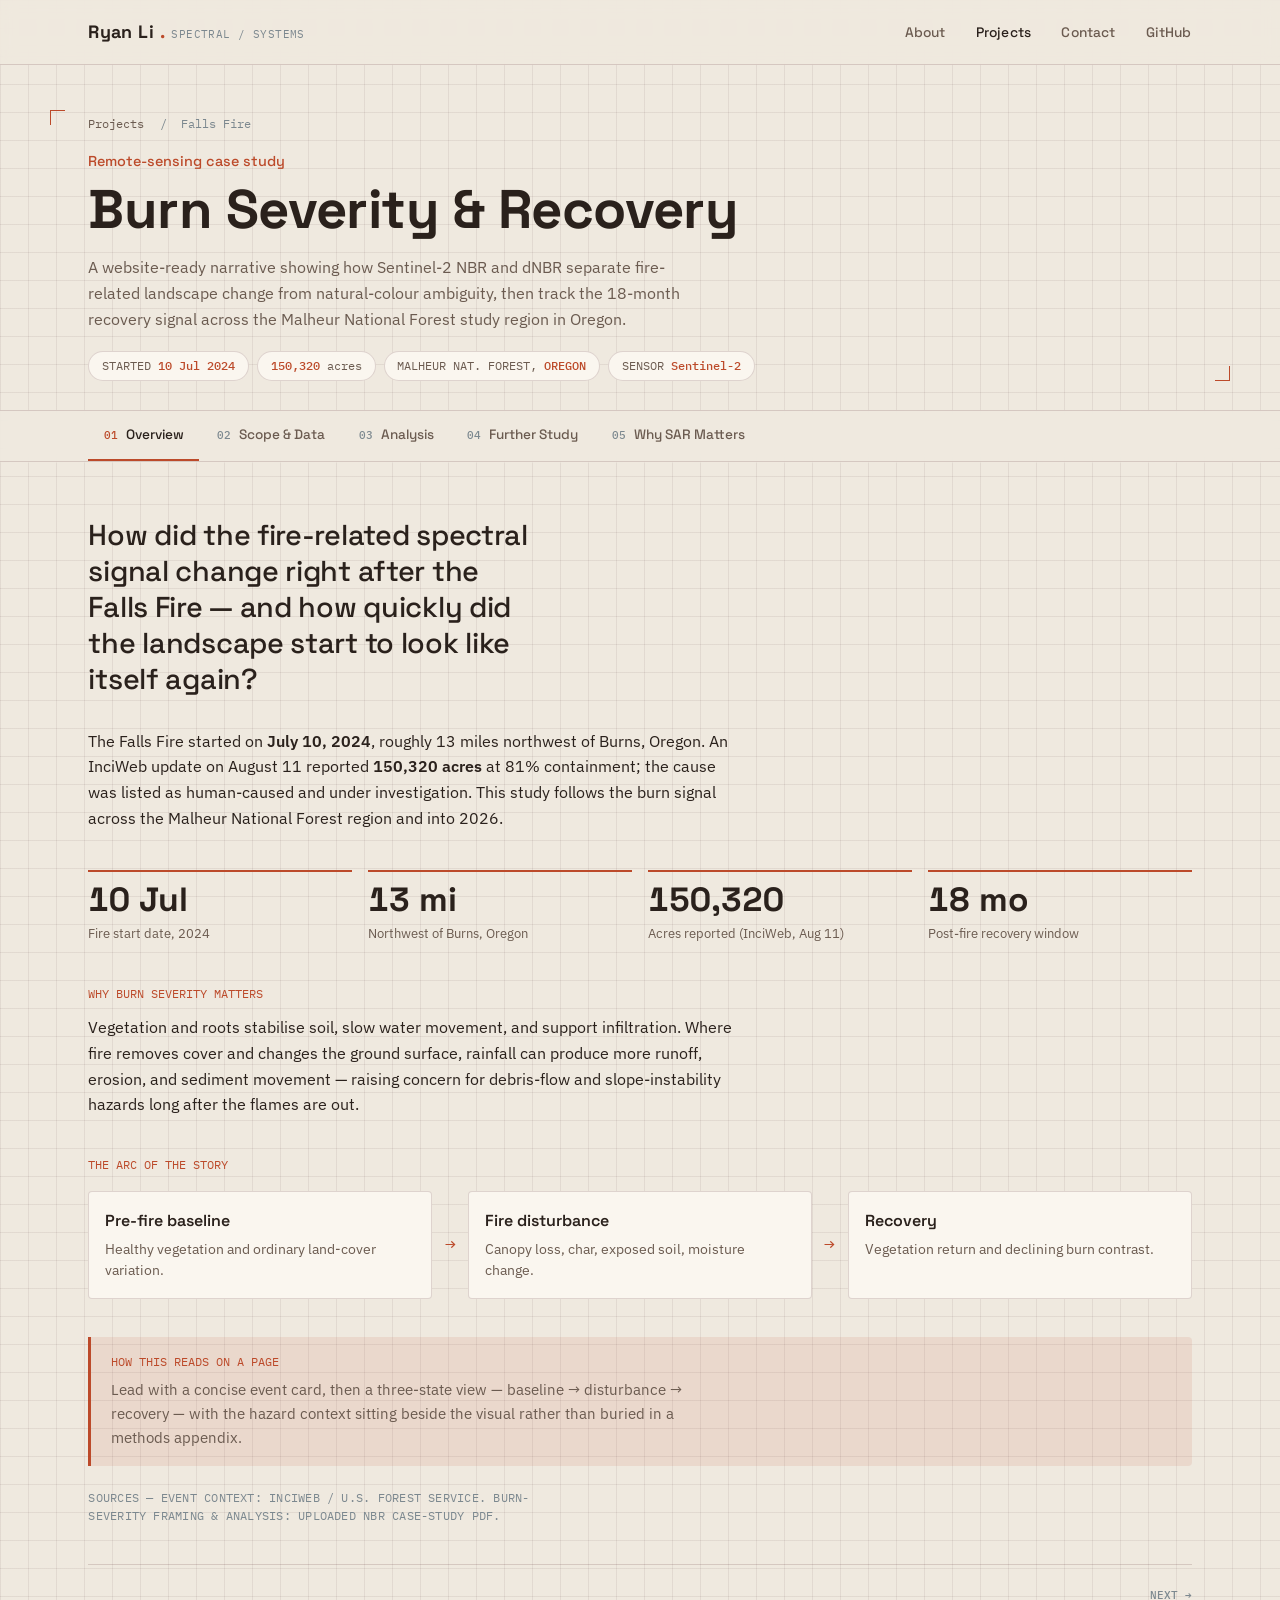
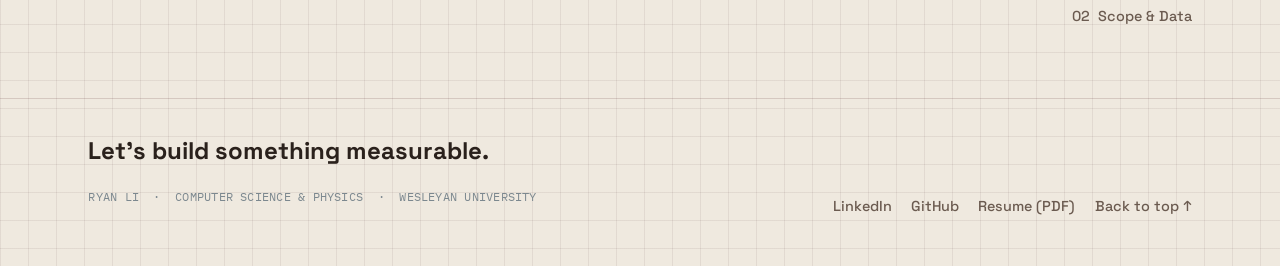
<file: falls-fire.html>
<!DOCTYPE html>
<html lang="en">
<head>
<meta charset="utf-8">
<meta name="viewport" content="width=device-width, initial-scale=1">
<title>Falls Fire &mdash; Overview · Ryan Li</title>
<meta name="description" content="A website-ready narrative showing how Sentinel-2 NBR and dNBR separate fire-related landscape change from natural-colour ambiguity, then track the 18-month recovery signal across the Malheur National Forest study region in Oregon.">
<link rel="preconnect" href="https://fonts.googleapis.com"><link rel="preconnect" href="https://fonts.gstatic.com" crossorigin><link href="https://fonts.googleapis.com/css2?family=IBM+Plex+Mono:wght@400;500&family=IBM+Plex+Sans:wght@400;500;600&family=Space+Grotesk:wght@500;700&display=swap" rel="stylesheet">
<link rel="stylesheet" href="styles.css">
</head>
<body data-theme="fire">
<a id="top"></a><header class="topbar"><div class="wrap"><a class="mark" href="index.html">Ryan Li<span class="dot">.</span><small>SPECTRAL&nbsp;/&nbsp;SYSTEMS</small></a><nav class="nav"><a href="index.html#about">About</a><a href="index.html#work" class="here">Projects</a><a href="index.html#contact">Contact</a><a href="https://github.com/COMPRyanLI">GitHub</a></nav></div></header>
<header class="cs-hero"><div class="wrap ticks"><div class="crumb"><a href="index.html#work">Projects</a> &nbsp;/&nbsp; Falls Fire</div><div class="cs-title"><div><div class="kicker">Remote-sensing case study</div><h1>Burn Severity &amp; Recovery</h1></div></div><p class="cs-summary">A website-ready narrative showing how Sentinel-2 NBR and dNBR separate fire-related landscape change from natural-colour ambiguity, then track the 18-month recovery signal across the Malheur National Forest study region in Oregon.</p><div class="event-pills"><span class="pill">STARTED <b>10 Jul 2024</b></span><span class="pill"><b>150,320</b> acres</span><span class="pill">MALHEUR NAT. FOREST, <b>OREGON</b></span><span class="pill">SENSOR <b>Sentinel-2</b></span></div></div></header><nav class="tabs" aria-label="Case study sections"><div class="wrap"><a class="tab active" href="falls-fire.html" aria-current="page"><span class="n">01</span>Overview</a><a class="tab" href="falls-fire-scope.html"><span class="n">02</span>Scope &amp; Data</a><a class="tab" href="falls-fire-analysis.html"><span class="n">03</span>Analysis</a><a class="tab" href="falls-fire-further.html"><span class="n">04</span>Further Study</a><a class="tab" href="falls-fire-sar.html"><span class="n">05</span>Why SAR Matters</a></div></nav><main class="cs-body"><div class="wrap">
<p class="lead-q">How did the fire-related spectral signal change right after the Falls Fire &mdash; and how quickly did the landscape start to look like itself again?</p>

<div class="block" style="margin-top:2rem">
  <p>The Falls Fire started on <strong>July 10, 2024</strong>, roughly 13 miles northwest of Burns, Oregon. An InciWeb update on August 11 reported <strong>150,320 acres</strong> at 81% containment; the cause was listed as human-caused and under investigation. This study follows the burn signal across the Malheur National Forest region and into 2026.</p>
</div>

<div class="statgrid">
  <div class="stat"><div class="big data">10 Jul</div><div class="lab">Fire start date, 2024</div></div>
  <div class="stat"><div class="big data">13 mi</div><div class="lab">Northwest of Burns, Oregon</div></div>
  <div class="stat"><div class="big data">150,320</div><div class="lab">Acres reported (InciWeb, Aug 11)</div></div>
  <div class="stat"><div class="big data">18 mo</div><div class="lab">Post-fire recovery window</div></div>
</div>

<div class="block" style="margin-top:2.6rem">
  <span class="idx">WHY BURN SEVERITY MATTERS</span>
  <p>Vegetation and roots stabilise soil, slow water movement, and support infiltration. Where fire removes cover and changes the ground surface, rainfall can produce more runoff, erosion, and sediment movement &mdash; raising concern for debris-flow and slope-instability hazards long after the flames are out.</p>
</div>

<div class="block">
  <span class="idx">THE ARC OF THE STORY</span>
  <div class="flow">
    <div class="step"><div class="t">Pre-fire baseline</div><div class="d">Healthy vegetation and ordinary land-cover variation.</div></div>
    <div class="arw">&rarr;</div>
    <div class="step"><div class="t">Fire disturbance</div><div class="d">Canopy loss, char, exposed soil, moisture change.</div></div>
    <div class="arw">&rarr;</div>
    <div class="step"><div class="t">Recovery</div><div class="d">Vegetation return and declining burn contrast.</div></div>
  </div>
</div>

<div class="callout">
  <div class="h">HOW THIS READS ON A PAGE</div>
  <p>Lead with a concise event card, then a three-state view &mdash; baseline &rarr; disturbance &rarr; recovery &mdash; with the hazard context sitting beside the visual rather than buried in a methods appendix.</p>
</div>

<p class="meta">SOURCES &mdash; EVENT CONTEXT: INCIWEB / U.S. FOREST SERVICE. BURN-SEVERITY FRAMING &amp; ANALYSIS: UPLOADED NBR CASE-STUDY PDF.</p>
<div class="pager"><a class="nx" href="falls-fire-scope.html"><span class="lab">NEXT &rarr;</span>02 &nbsp;Scope &amp; Data</a></div></div></main><footer class="foot" id="contact"><div class="wrap"><div class="foot-grid"><div><h3>Let&rsquo;s build something measurable.</h3><p class="meta">RYAN&nbsp;LI &nbsp;&middot;&nbsp; COMPUTER SCIENCE &amp; PHYSICS &nbsp;&middot;&nbsp; WESLEYAN UNIVERSITY</p></div><div class="foot-links"><a href="https://www.linkedin.com/">LinkedIn</a><a href="https://github.com/COMPRyanLI">GitHub</a><a href="#">Resume (PDF)</a><a href="#top">Back to top &uarr;</a></div></div></div></footer>
</body>
</html>
</file>
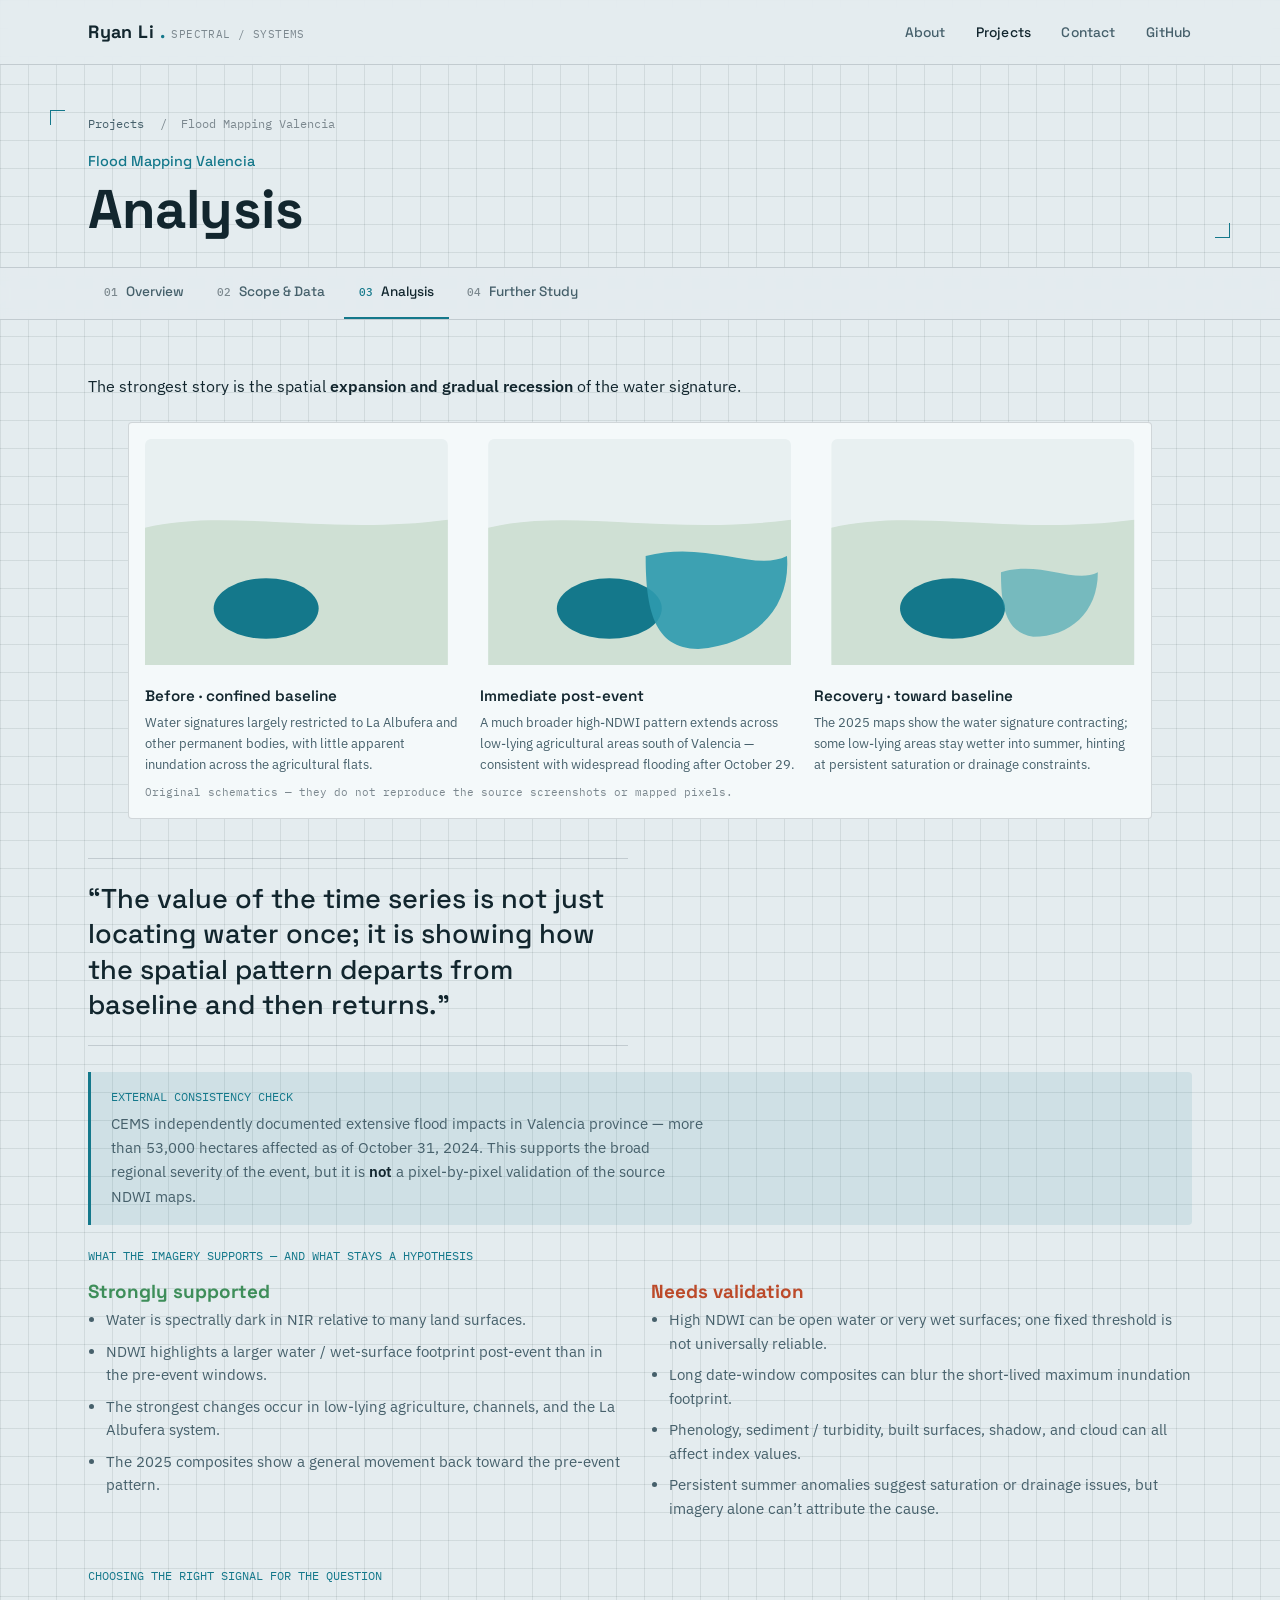
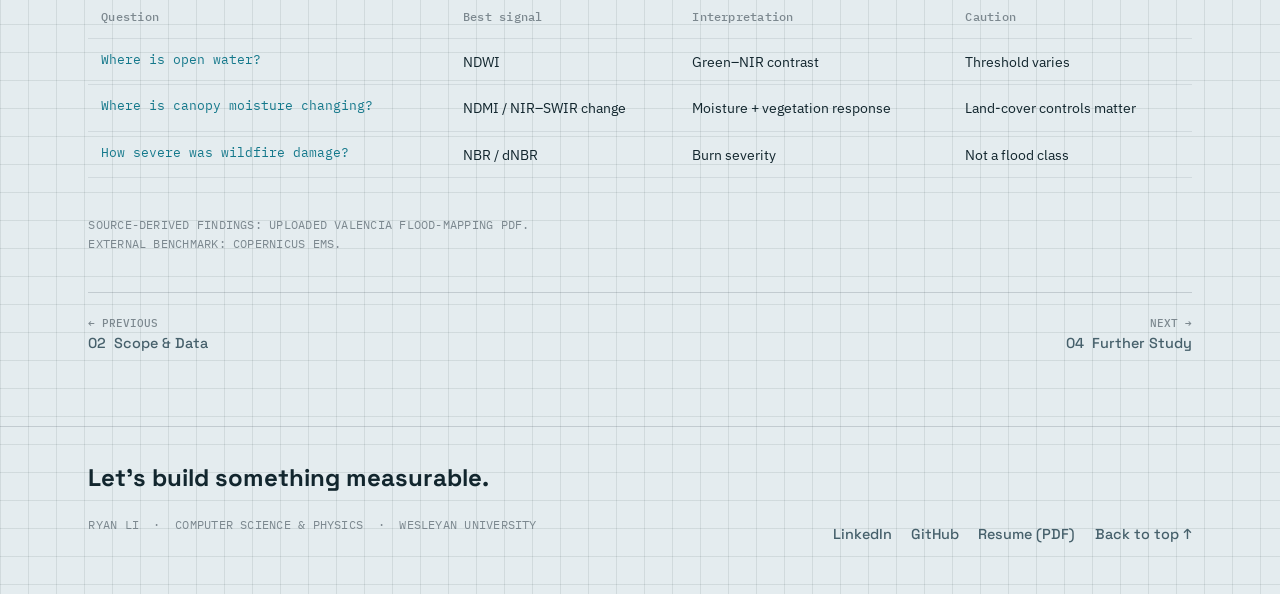
<file: flood-valencia-analysis.html>
<!DOCTYPE html>
<html lang="en">
<head>
<meta charset="utf-8">
<meta name="viewport" content="width=device-width, initial-scale=1">
<title>Flood Mapping Valencia &mdash; Analysis · Ryan Li</title>
<meta name="description" content="Flood Mapping Valencia: Analysis">
<link rel="preconnect" href="https://fonts.googleapis.com"><link rel="preconnect" href="https://fonts.gstatic.com" crossorigin><link href="https://fonts.googleapis.com/css2?family=IBM+Plex+Mono:wght@400;500&family=IBM+Plex+Sans:wght@400;500;600&family=Space+Grotesk:wght@500;700&display=swap" rel="stylesheet">
<link rel="stylesheet" href="styles.css">
</head>
<body data-theme="flood">
<a id="top"></a><header class="topbar"><div class="wrap"><a class="mark" href="index.html">Ryan Li<span class="dot">.</span><small>SPECTRAL&nbsp;/&nbsp;SYSTEMS</small></a><nav class="nav"><a href="index.html#about">About</a><a href="index.html#work" class="here">Projects</a><a href="index.html#contact">Contact</a><a href="https://github.com/COMPRyanLI">GitHub</a></nav></div></header>
<header class="cs-hero"><div class="wrap ticks"><div class="crumb"><a href="index.html#work">Projects</a> &nbsp;/&nbsp; Flood Mapping Valencia</div><div class="cs-title"><div><div class="kicker"><a href="flood-valencia.html">Flood Mapping Valencia</a></div><h1>Analysis</h1></div></div></div></header><nav class="tabs" aria-label="Case study sections"><div class="wrap"><a class="tab" href="flood-valencia.html"><span class="n">01</span>Overview</a><a class="tab" href="flood-valencia-scope.html"><span class="n">02</span>Scope &amp; Data</a><a class="tab active" href="flood-valencia-analysis.html" aria-current="page"><span class="n">03</span>Analysis</a><a class="tab" href="flood-valencia-further.html"><span class="n">04</span>Further Study</a></div></nav><main class="cs-body"><div class="wrap">
<p>The strongest story is the spatial <strong>expansion and gradual recession</strong> of the water signature.</p>

<figure class="figure block" style="margin-top:1.4rem">
  <svg viewBox="0 0 490 112" role="img" aria-label="Three schematic panels showing the water signature confined at baseline, expanded after the flood, and receding during recovery">
<g transform="translate(0,0)">
  <rect x="0" y="0" width="150" height="112" rx="3" fill="#E8F0F1"/>
  <path d="M0,44 C40,34 90,48 150,40 L150,112 L0,112 Z" fill="#CFE0D4"/>
  <ellipse cx="60" cy="84" rx="26" ry="15" fill="#14788B"/>
</g><g transform="translate(170,0)">
  <rect x="0" y="0" width="150" height="112" rx="3" fill="#E8F0F1"/>
  <path d="M0,44 C40,34 90,48 150,40 L150,112 L0,112 Z" fill="#CFE0D4"/>
  <ellipse cx="60" cy="84" rx="26" ry="15" fill="#14788B"/><path d="M78,58 C108,50 132,66 148,58 C150,84 132,102 104,104 C82,104 78,84 78,58 Z" fill="#2E9BAE" opacity="0.9"/>
</g><g transform="translate(340,0)">
  <rect x="0" y="0" width="150" height="112" rx="3" fill="#E8F0F1"/>
  <path d="M0,44 C40,34 90,48 150,40 L150,112 L0,112 Z" fill="#CFE0D4"/>
  <ellipse cx="60" cy="84" rx="26" ry="15" fill="#14788B"/><path d="M84,66 C104,60 120,72 132,66 C132,86 118,98 100,98 C86,96 84,82 84,66 Z" fill="#2E9BAE" opacity="0.55"/>
</g>
</svg>
  <div class="threepanel" style="margin-top:.7rem">
    <div class="p"><div class="lab">Before &middot; confined baseline</div><div class="d">Water signatures largely restricted to La Albufera and other permanent bodies, with little apparent inundation across the agricultural flats.</div></div>
    <div class="p"><div class="lab">Immediate post-event</div><div class="d">A much broader high-NDWI pattern extends across low-lying agricultural areas south of Valencia &mdash; consistent with widespread flooding after October 29.</div></div>
    <div class="p"><div class="lab">Recovery &middot; toward baseline</div><div class="d">The 2025 maps show the water signature contracting; some low-lying areas stay wetter into summer, hinting at persistent saturation or drainage constraints.</div></div>
  </div>
  <figcaption>Original schematics &mdash; they do not reproduce the source screenshots or mapped pixels.</figcaption>
</figure>

<div class="pullquote">&ldquo;The value of the time series is not just locating water once; it is showing how the spatial pattern departs from baseline and then returns.&rdquo;</div>

<div class="callout">
  <div class="h">EXTERNAL CONSISTENCY CHECK</div>
  <p>CEMS independently documented extensive flood impacts in Valencia province &mdash; more than 53,000 hectares affected as of October 31, 2024. This supports the broad regional severity of the event, but it is <strong>not</strong> a pixel-by-pixel validation of the source NDWI maps.</p>
</div>

<div class="block">
  <span class="idx">WHAT THE IMAGERY SUPPORTS &mdash; AND WHAT STAYS A HYPOTHESIS</span>
  <div class="notecols">
    <div class="pos"><h3>Strongly supported</h3>
      <ul>
        <li>Water is spectrally dark in NIR relative to many land surfaces.</li>
        <li>NDWI highlights a larger water / wet-surface footprint post-event than in the pre-event windows.</li>
        <li>The strongest changes occur in low-lying agriculture, channels, and the La Albufera system.</li>
        <li>The 2025 composites show a general movement back toward the pre-event pattern.</li>
      </ul>
    </div>
    <div class="neg"><h3>Needs validation</h3>
      <ul>
        <li>High NDWI can be open water or very wet surfaces; one fixed threshold is not universally reliable.</li>
        <li>Long date-window composites can blur the short-lived maximum inundation footprint.</li>
        <li>Phenology, sediment / turbidity, built surfaces, shadow, and cloud can all affect index values.</li>
        <li>Persistent summer anomalies suggest saturation or drainage issues, but imagery alone can&rsquo;t attribute the cause.</li>
      </ul>
    </div>
  </div>
</div>

<div class="block">
  <span class="idx">CHOOSING THE RIGHT SIGNAL FOR THE QUESTION</span>
  <table class="tbl">
    <thead><tr><th>Question</th><th>Best signal</th><th>Interpretation</th><th>Caution</th></tr></thead>
    <tbody>
      <tr><td>Where is open water?</td><td>NDWI</td><td>Green&ndash;NIR contrast</td><td>Threshold varies</td></tr>
      <tr><td>Where is canopy moisture changing?</td><td>NDMI / NIR&ndash;SWIR change</td><td>Moisture + vegetation response</td><td>Land-cover controls matter</td></tr>
      <tr><td>How severe was wildfire damage?</td><td>NBR / dNBR</td><td>Burn severity</td><td>Not a flood class</td></tr>
    </tbody>
  </table>
</div>

<p class="meta">SOURCE-DERIVED FINDINGS: UPLOADED VALENCIA FLOOD-MAPPING PDF. EXTERNAL BENCHMARK: COPERNICUS EMS.</p>
<div class="pager"><a href="flood-valencia-scope.html"><span class="lab">&larr; PREVIOUS</span>02 &nbsp;Scope &amp; Data</a><a class="nx" href="flood-valencia-further.html"><span class="lab">NEXT &rarr;</span>04 &nbsp;Further Study</a></div></div></main><footer class="foot" id="contact"><div class="wrap"><div class="foot-grid"><div><h3>Let&rsquo;s build something measurable.</h3><p class="meta">RYAN&nbsp;LI &nbsp;&middot;&nbsp; COMPUTER SCIENCE &amp; PHYSICS &nbsp;&middot;&nbsp; WESLEYAN UNIVERSITY</p></div><div class="foot-links"><a href="https://www.linkedin.com/">LinkedIn</a><a href="https://github.com/COMPRyanLI">GitHub</a><a href="#">Resume (PDF)</a><a href="#top">Back to top &uarr;</a></div></div></div></footer>
</body>
</html>
</file>
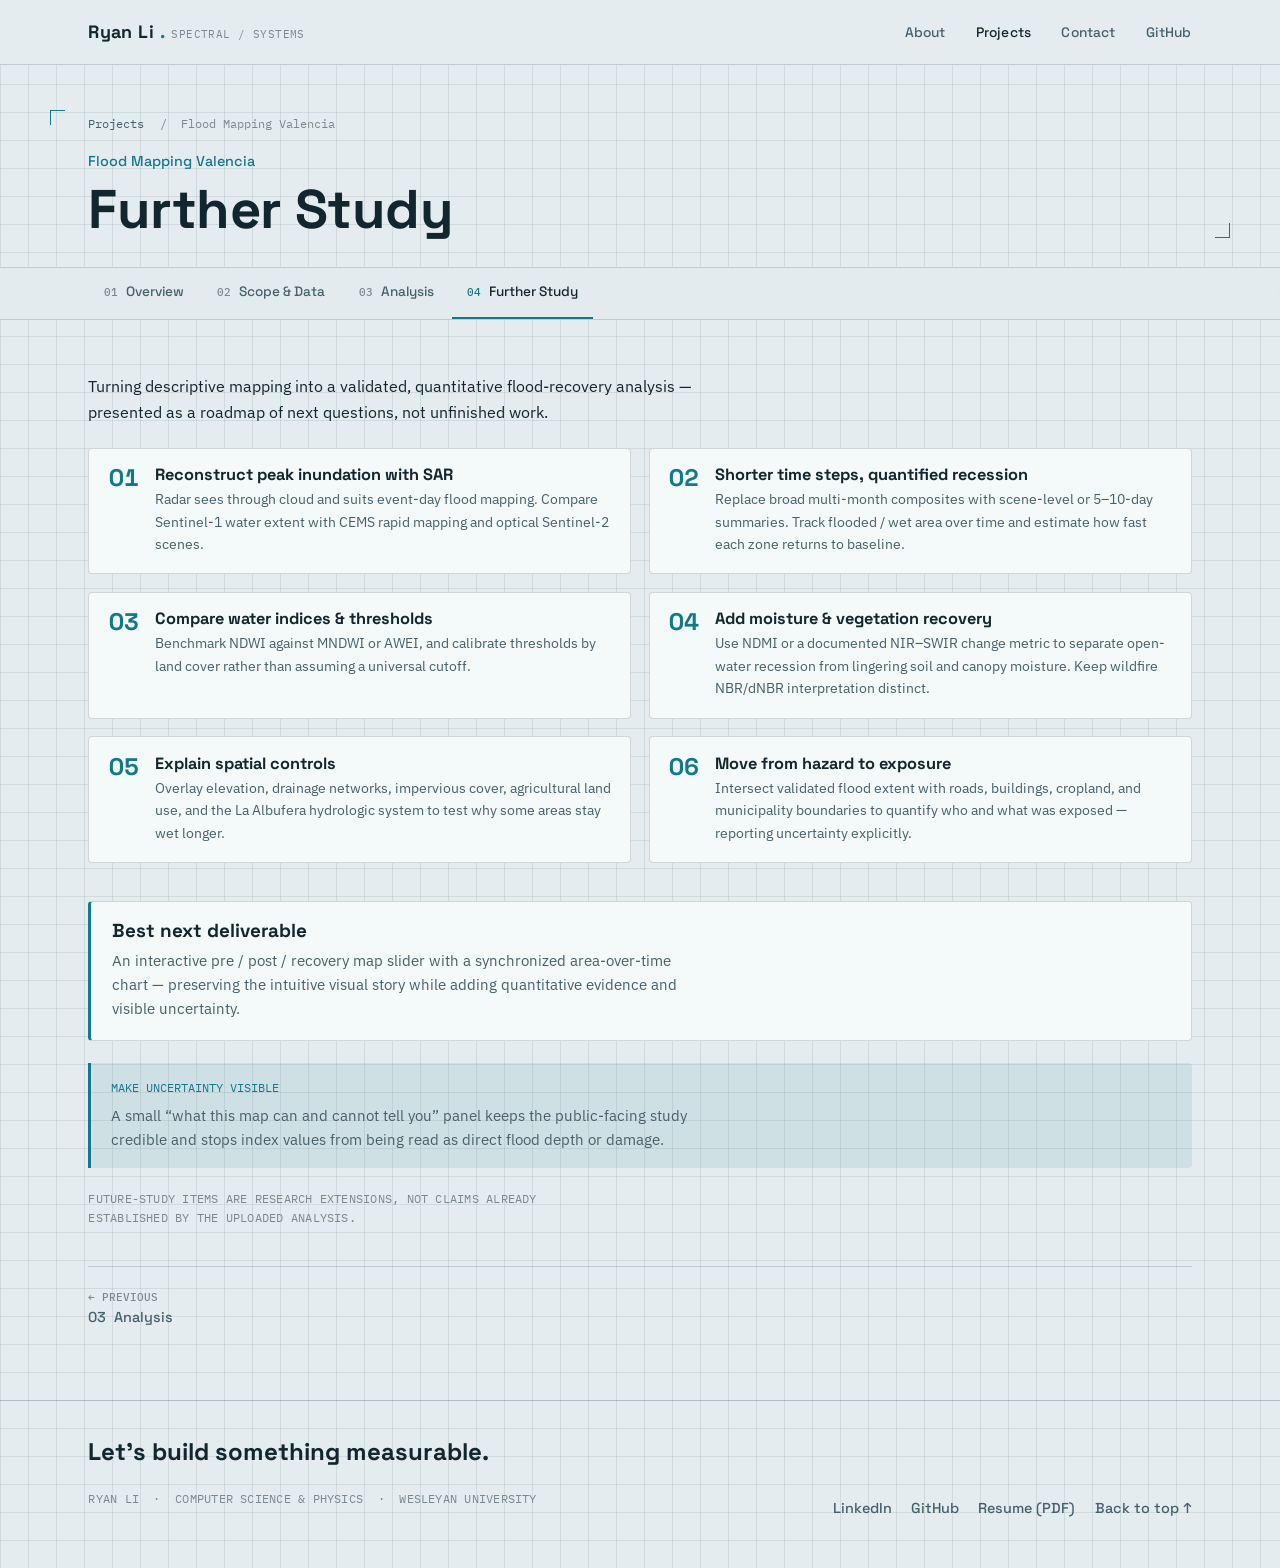
<file: flood-valencia-further.html>
<!DOCTYPE html>
<html lang="en">
<head>
<meta charset="utf-8">
<meta name="viewport" content="width=device-width, initial-scale=1">
<title>Flood Mapping Valencia &mdash; Further Study · Ryan Li</title>
<meta name="description" content="Flood Mapping Valencia: Further Study">
<link rel="preconnect" href="https://fonts.googleapis.com"><link rel="preconnect" href="https://fonts.gstatic.com" crossorigin><link href="https://fonts.googleapis.com/css2?family=IBM+Plex+Mono:wght@400;500&family=IBM+Plex+Sans:wght@400;500;600&family=Space+Grotesk:wght@500;700&display=swap" rel="stylesheet">
<link rel="stylesheet" href="styles.css">
</head>
<body data-theme="flood">
<a id="top"></a><header class="topbar"><div class="wrap"><a class="mark" href="index.html">Ryan Li<span class="dot">.</span><small>SPECTRAL&nbsp;/&nbsp;SYSTEMS</small></a><nav class="nav"><a href="index.html#about">About</a><a href="index.html#work" class="here">Projects</a><a href="index.html#contact">Contact</a><a href="https://github.com/COMPRyanLI">GitHub</a></nav></div></header>
<header class="cs-hero"><div class="wrap ticks"><div class="crumb"><a href="index.html#work">Projects</a> &nbsp;/&nbsp; Flood Mapping Valencia</div><div class="cs-title"><div><div class="kicker"><a href="flood-valencia.html">Flood Mapping Valencia</a></div><h1>Further Study</h1></div></div></div></header><nav class="tabs" aria-label="Case study sections"><div class="wrap"><a class="tab" href="flood-valencia.html"><span class="n">01</span>Overview</a><a class="tab" href="flood-valencia-scope.html"><span class="n">02</span>Scope &amp; Data</a><a class="tab" href="flood-valencia-analysis.html"><span class="n">03</span>Analysis</a><a class="tab active" href="flood-valencia-further.html" aria-current="page"><span class="n">04</span>Further Study</a></div></nav><main class="cs-body"><div class="wrap">
<p>Turning descriptive mapping into a validated, quantitative flood-recovery analysis &mdash; presented as a roadmap of next questions, not unfinished work.</p>
<div class="road block" style="margin-top:1.4rem"><div class="rc"><div class="num data">01</div><div><h3>Reconstruct peak inundation with SAR</h3><p>Radar sees through cloud and suits event-day flood mapping. Compare Sentinel-1 water extent with CEMS rapid mapping and optical Sentinel-2 scenes.</p></div></div><div class="rc"><div class="num data">02</div><div><h3>Shorter time steps, quantified recession</h3><p>Replace broad multi-month composites with scene-level or 5&ndash;10-day summaries. Track flooded / wet area over time and estimate how fast each zone returns to baseline.</p></div></div><div class="rc"><div class="num data">03</div><div><h3>Compare water indices &amp; thresholds</h3><p>Benchmark NDWI against MNDWI or AWEI, and calibrate thresholds by land cover rather than assuming a universal cutoff.</p></div></div><div class="rc"><div class="num data">04</div><div><h3>Add moisture &amp; vegetation recovery</h3><p>Use NDMI or a documented NIR&ndash;SWIR change metric to separate open-water recession from lingering soil and canopy moisture. Keep wildfire NBR/dNBR interpretation distinct.</p></div></div><div class="rc"><div class="num data">05</div><div><h3>Explain spatial controls</h3><p>Overlay elevation, drainage networks, impervious cover, agricultural land use, and the La Albufera hydrologic system to test why some areas stay wet longer.</p></div></div><div class="rc"><div class="num data">06</div><div><h3>Move from hazard to exposure</h3><p>Intersect validated flood extent with roads, buildings, cropland, and municipality boundaries to quantify who and what was exposed &mdash; reporting uncertainty explicitly.</p></div></div></div>

<div class="card accent">
  <h3>Best next deliverable</h3>
  <p>An interactive pre / post / recovery map slider with a synchronized area-over-time chart &mdash; preserving the intuitive visual story while adding quantitative evidence and visible uncertainty.</p>
</div>

<div class="callout">
  <div class="h">MAKE UNCERTAINTY VISIBLE</div>
  <p>A small &ldquo;what this map can and cannot tell you&rdquo; panel keeps the public-facing study credible and stops index values from being read as direct flood depth or damage.</p>
</div>

<p class="meta">FUTURE-STUDY ITEMS ARE RESEARCH EXTENSIONS, NOT CLAIMS ALREADY ESTABLISHED BY THE UPLOADED ANALYSIS.</p>
<div class="pager"><a href="flood-valencia-analysis.html"><span class="lab">&larr; PREVIOUS</span>03 &nbsp;Analysis</a></div></div></main><footer class="foot" id="contact"><div class="wrap"><div class="foot-grid"><div><h3>Let&rsquo;s build something measurable.</h3><p class="meta">RYAN&nbsp;LI &nbsp;&middot;&nbsp; COMPUTER SCIENCE &amp; PHYSICS &nbsp;&middot;&nbsp; WESLEYAN UNIVERSITY</p></div><div class="foot-links"><a href="https://www.linkedin.com/">LinkedIn</a><a href="https://github.com/COMPRyanLI">GitHub</a><a href="#">Resume (PDF)</a><a href="#top">Back to top &uarr;</a></div></div></div></footer>
</body>
</html>
</file>
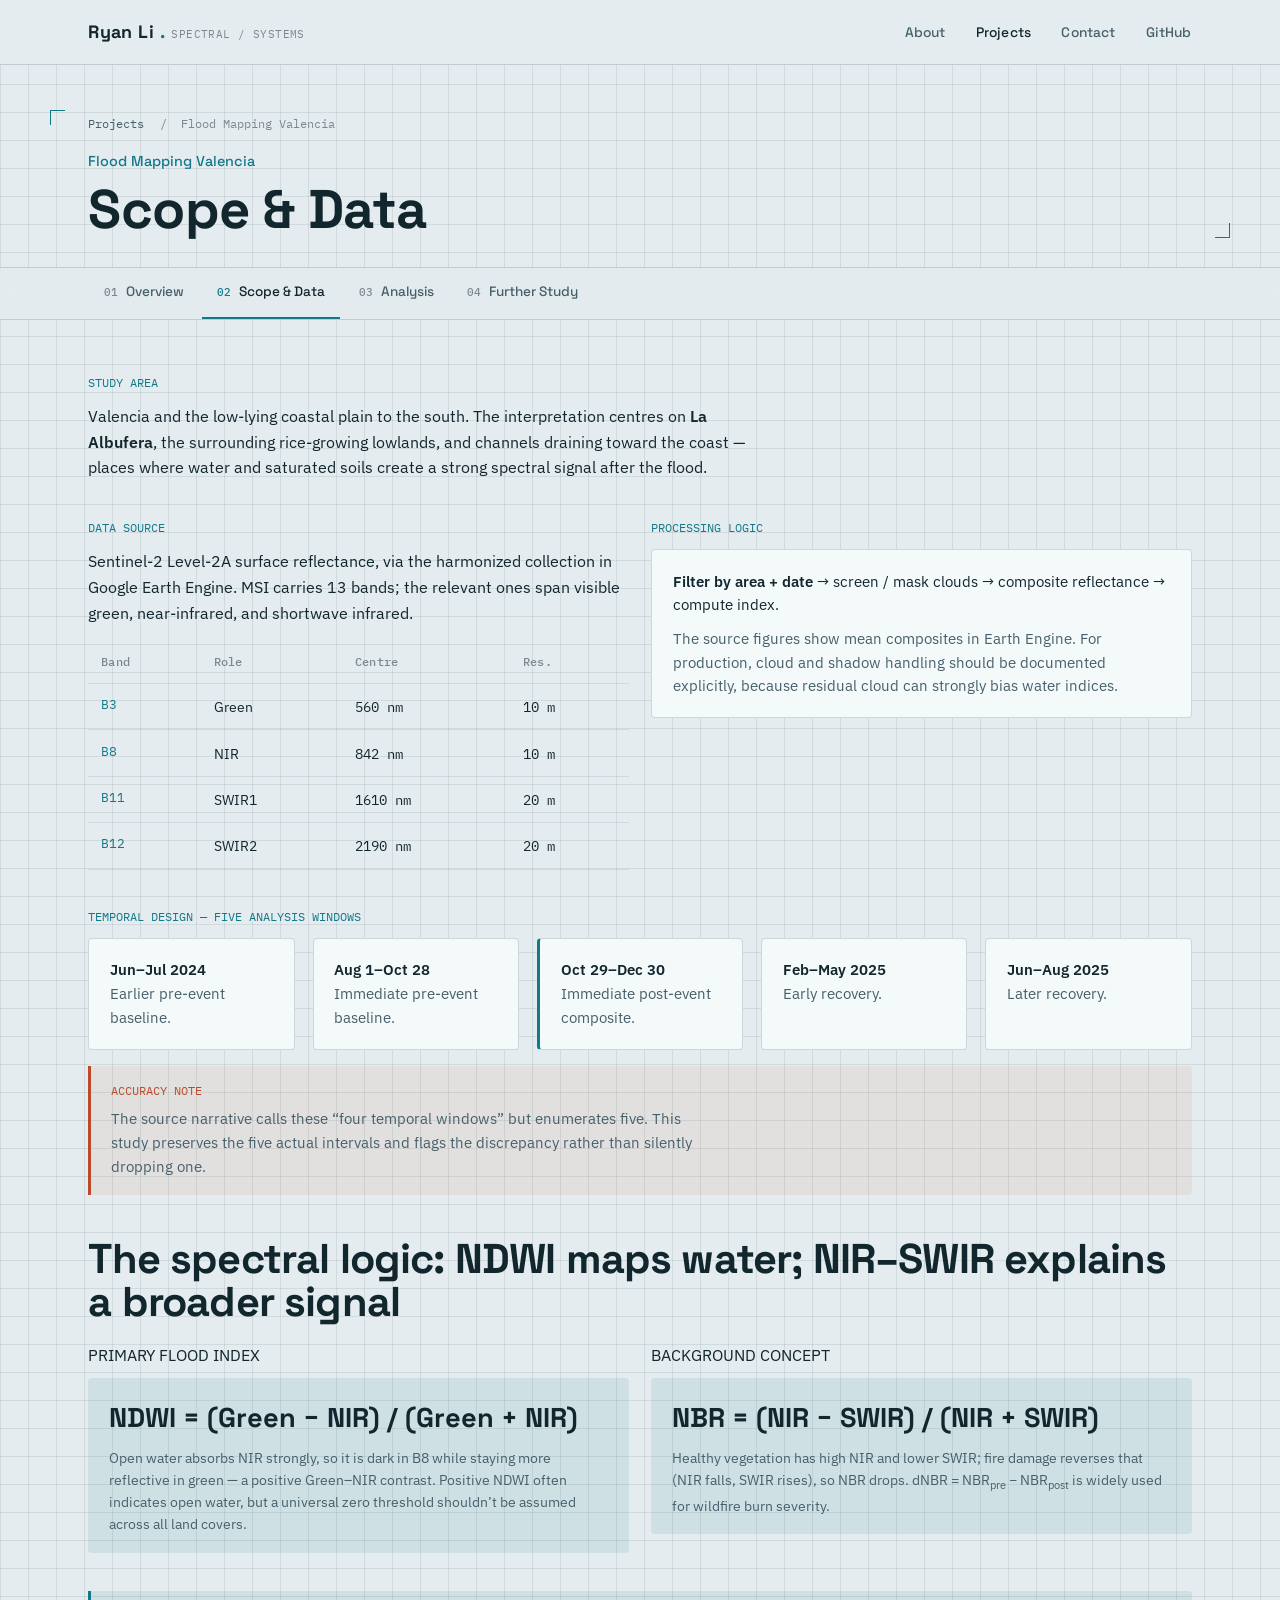
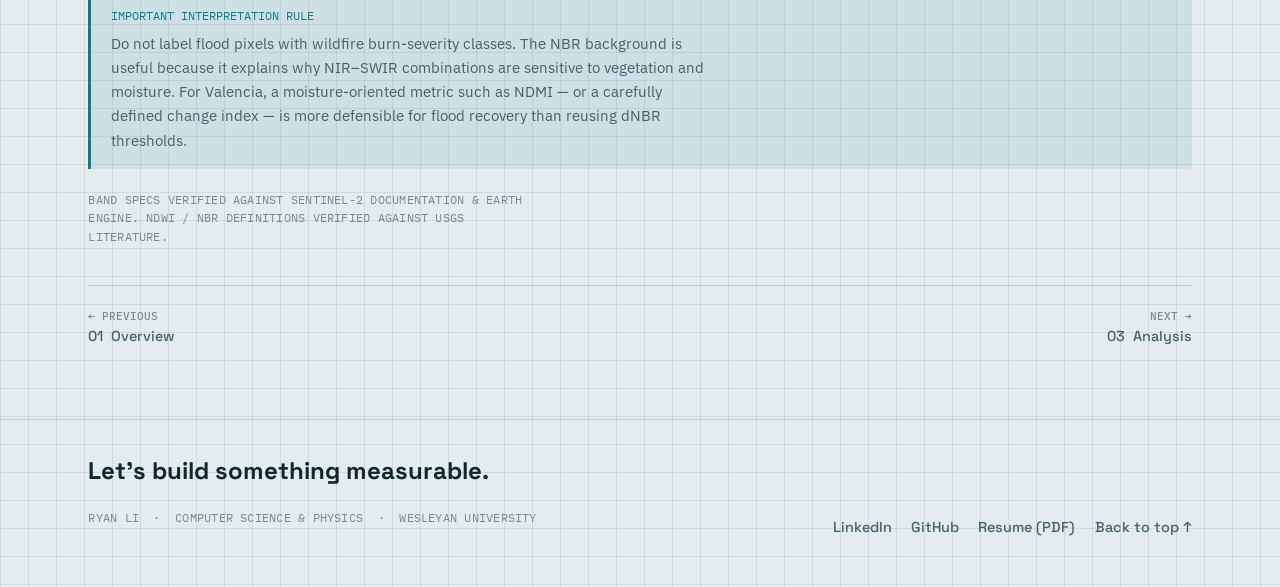
<file: flood-valencia-scope.html>
<!DOCTYPE html>
<html lang="en">
<head>
<meta charset="utf-8">
<meta name="viewport" content="width=device-width, initial-scale=1">
<title>Flood Mapping Valencia &mdash; Scope &amp; Data · Ryan Li</title>
<meta name="description" content="Flood Mapping Valencia: Scope &amp; Data">
<link rel="preconnect" href="https://fonts.googleapis.com"><link rel="preconnect" href="https://fonts.gstatic.com" crossorigin><link href="https://fonts.googleapis.com/css2?family=IBM+Plex+Mono:wght@400;500&family=IBM+Plex+Sans:wght@400;500;600&family=Space+Grotesk:wght@500;700&display=swap" rel="stylesheet">
<link rel="stylesheet" href="styles.css">
</head>
<body data-theme="flood">
<a id="top"></a><header class="topbar"><div class="wrap"><a class="mark" href="index.html">Ryan Li<span class="dot">.</span><small>SPECTRAL&nbsp;/&nbsp;SYSTEMS</small></a><nav class="nav"><a href="index.html#about">About</a><a href="index.html#work" class="here">Projects</a><a href="index.html#contact">Contact</a><a href="https://github.com/COMPRyanLI">GitHub</a></nav></div></header>
<header class="cs-hero"><div class="wrap ticks"><div class="crumb"><a href="index.html#work">Projects</a> &nbsp;/&nbsp; Flood Mapping Valencia</div><div class="cs-title"><div><div class="kicker"><a href="flood-valencia.html">Flood Mapping Valencia</a></div><h1>Scope &amp; Data</h1></div></div></div></header><nav class="tabs" aria-label="Case study sections"><div class="wrap"><a class="tab" href="flood-valencia.html"><span class="n">01</span>Overview</a><a class="tab active" href="flood-valencia-scope.html" aria-current="page"><span class="n">02</span>Scope &amp; Data</a><a class="tab" href="flood-valencia-analysis.html"><span class="n">03</span>Analysis</a><a class="tab" href="flood-valencia-further.html"><span class="n">04</span>Further Study</a></div></nav><main class="cs-body"><div class="wrap">
<div class="block">
  <span class="idx">STUDY AREA</span>
  <p>Valencia and the low-lying coastal plain to the south. The interpretation centres on <strong>La Albufera</strong>, the surrounding rice-growing lowlands, and channels draining toward the coast &mdash; places where water and saturated soils create a strong spectral signal after the flood.</p>
</div>

<div class="grid-2">
  <div class="block">
    <span class="idx">DATA SOURCE</span>
    <p>Sentinel-2 Level-2A surface reflectance, via the harmonized collection in Google Earth Engine. MSI carries 13 bands; the relevant ones span visible green, near-infrared, and shortwave infrared.</p>
    <table class="tbl">
      <thead><tr><th>Band</th><th>Role</th><th>Centre</th><th>Res.</th></tr></thead>
      <tbody>
        <tr><td>B3</td><td>Green</td><td class="data">560 nm</td><td class="data">10 m</td></tr>
        <tr><td>B8</td><td>NIR</td><td class="data">842 nm</td><td class="data">10 m</td></tr>
        <tr><td>B11</td><td>SWIR1</td><td class="data">1610 nm</td><td class="data">20 m</td></tr>
        <tr><td>B12</td><td>SWIR2</td><td class="data">2190 nm</td><td class="data">20 m</td></tr>
      </tbody>
    </table>
  </div>
  <div class="block">
    <span class="idx">PROCESSING LOGIC</span>
    <div class="card"><p style="color:var(--ink)"><strong>Filter by area + date</strong> &rarr; screen / mask clouds &rarr; composite reflectance &rarr; compute index.</p><p style="margin-top:.6rem">The source figures show mean composites in Earth Engine. For production, cloud and shadow handling should be documented explicitly, because residual cloud can strongly bias water indices.</p></div>
  </div>
</div>

<div class="block">
  <span class="idx">TEMPORAL DESIGN &mdash; FIVE ANALYSIS WINDOWS</span>
  <div class="grid-3" style="grid-template-columns:repeat(5,1fr)">
    <div class="card"><p style="color:var(--ink)"><strong>Jun&ndash;Jul 2024</strong></p><p>Earlier pre-event baseline.</p></div>
    <div class="card"><p style="color:var(--ink)"><strong>Aug 1&ndash;Oct 28</strong></p><p>Immediate pre-event baseline.</p></div>
    <div class="card accent"><p style="color:var(--ink)"><strong>Oct 29&ndash;Dec 30</strong></p><p>Immediate post-event composite.</p></div>
    <div class="card"><p style="color:var(--ink)"><strong>Feb&ndash;May 2025</strong></p><p>Early recovery.</p></div>
    <div class="card"><p style="color:var(--ink)"><strong>Jun&ndash;Aug 2025</strong></p><p>Later recovery.</p></div>
  </div>
  <div class="callout warn" style="margin-top:1rem">
    <div class="h">ACCURACY NOTE</div>
    <p>The source narrative calls these &ldquo;four temporal windows&rdquo; but enumerates five. This study preserves the five actual intervals and flags the discrepancy rather than silently dropping one.</p>
  </div>
</div>

<h2 style="margin-top:2.6rem">The spectral logic: NDWI maps water; NIR&ndash;SWIR explains a broader signal</h2>

<div class="grid-2" style="margin-top:1.2rem">
  <div>
    <span class="idx">PRIMARY FLOOD INDEX</span>
    <div class="formula"><div class="eq">NDWI = (Green &minus; NIR) / (Green + NIR)</div>
      <div class="note">Open water absorbs NIR strongly, so it is dark in B8 while staying more reflective in green &mdash; a positive Green&ndash;NIR contrast. Positive NDWI often indicates open water, but a universal zero threshold shouldn&rsquo;t be assumed across all land covers.</div>
    </div>
  </div>
  <div>
    <span class="idx">BACKGROUND CONCEPT</span>
    <div class="formula"><div class="eq">NBR = (NIR &minus; SWIR) / (NIR + SWIR)</div>
      <div class="note">Healthy vegetation has high NIR and lower SWIR; fire damage reverses that (NIR falls, SWIR rises), so NBR drops. dNBR = NBR<sub>pre</sub> &minus; NBR<sub>post</sub> is widely used for wildfire burn severity.</div>
    </div>
  </div>
</div>

<div class="callout">
  <div class="h">IMPORTANT INTERPRETATION RULE</div>
  <p>Do not label flood pixels with wildfire burn-severity classes. The NBR background is useful because it explains why NIR&ndash;SWIR combinations are sensitive to vegetation and moisture. For Valencia, a moisture-oriented metric such as NDMI &mdash; or a carefully defined change index &mdash; is more defensible for flood recovery than reusing dNBR thresholds.</p>
</div>

<p class="meta">BAND SPECS VERIFIED AGAINST SENTINEL-2 DOCUMENTATION &amp; EARTH ENGINE. NDWI / NBR DEFINITIONS VERIFIED AGAINST USGS LITERATURE.</p>
<div class="pager"><a href="flood-valencia.html"><span class="lab">&larr; PREVIOUS</span>01 &nbsp;Overview</a><a class="nx" href="flood-valencia-analysis.html"><span class="lab">NEXT &rarr;</span>03 &nbsp;Analysis</a></div></div></main><footer class="foot" id="contact"><div class="wrap"><div class="foot-grid"><div><h3>Let&rsquo;s build something measurable.</h3><p class="meta">RYAN&nbsp;LI &nbsp;&middot;&nbsp; COMPUTER SCIENCE &amp; PHYSICS &nbsp;&middot;&nbsp; WESLEYAN UNIVERSITY</p></div><div class="foot-links"><a href="https://www.linkedin.com/">LinkedIn</a><a href="https://github.com/COMPRyanLI">GitHub</a><a href="#">Resume (PDF)</a><a href="#top">Back to top &uarr;</a></div></div></div></footer>
</body>
</html>
</file>
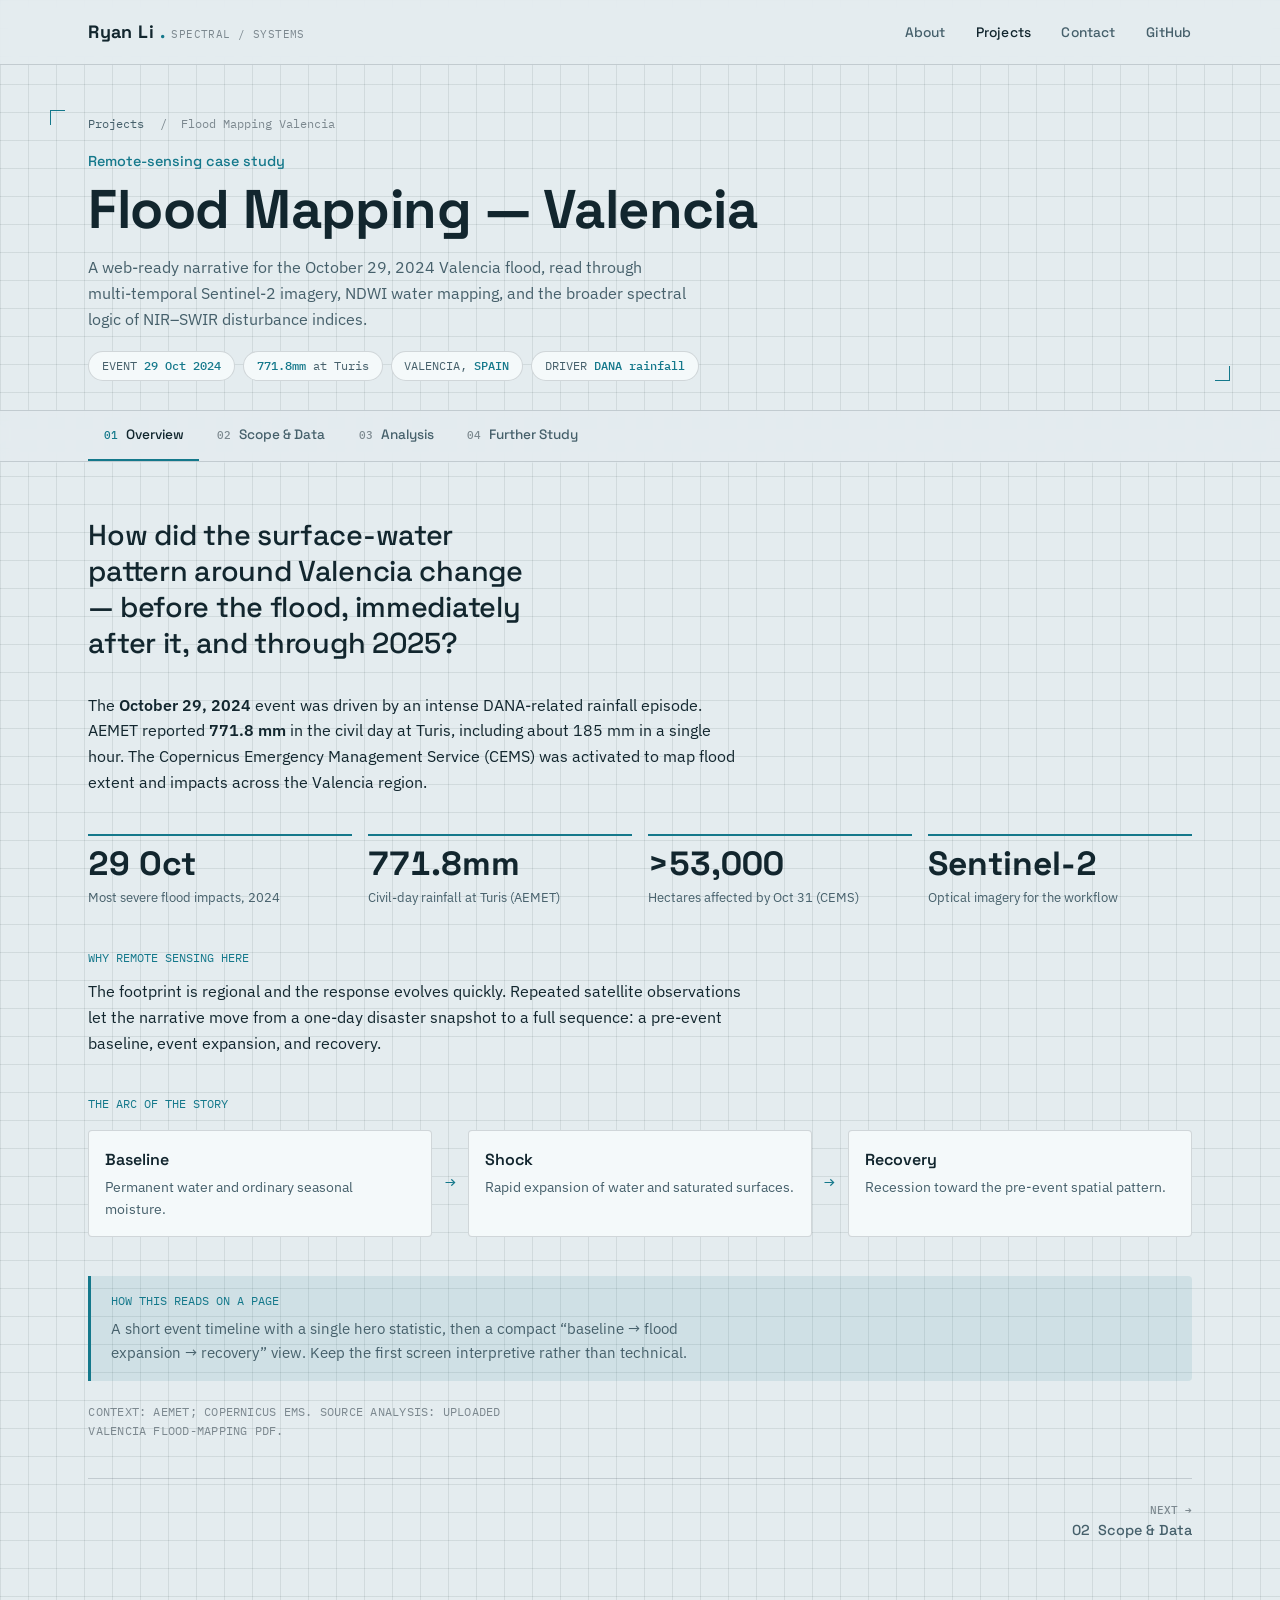
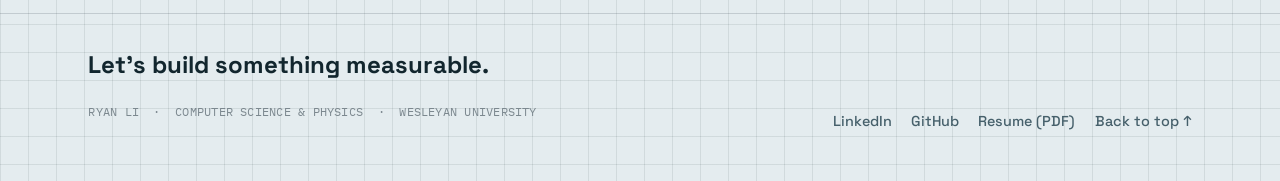
<file: flood-valencia.html>
<!DOCTYPE html>
<html lang="en">
<head>
<meta charset="utf-8">
<meta name="viewport" content="width=device-width, initial-scale=1">
<title>Flood Mapping Valencia &mdash; Overview · Ryan Li</title>
<meta name="description" content="A web-ready narrative for the October 29, 2024 Valencia flood, read through multi-temporal Sentinel-2 imagery, NDWI water mapping, and the broader spectral logic of NIR&ndash;SWIR disturbance indices.">
<link rel="preconnect" href="https://fonts.googleapis.com"><link rel="preconnect" href="https://fonts.gstatic.com" crossorigin><link href="https://fonts.googleapis.com/css2?family=IBM+Plex+Mono:wght@400;500&family=IBM+Plex+Sans:wght@400;500;600&family=Space+Grotesk:wght@500;700&display=swap" rel="stylesheet">
<link rel="stylesheet" href="styles.css">
</head>
<body data-theme="flood">
<a id="top"></a><header class="topbar"><div class="wrap"><a class="mark" href="index.html">Ryan Li<span class="dot">.</span><small>SPECTRAL&nbsp;/&nbsp;SYSTEMS</small></a><nav class="nav"><a href="index.html#about">About</a><a href="index.html#work" class="here">Projects</a><a href="index.html#contact">Contact</a><a href="https://github.com/COMPRyanLI">GitHub</a></nav></div></header>
<header class="cs-hero"><div class="wrap ticks"><div class="crumb"><a href="index.html#work">Projects</a> &nbsp;/&nbsp; Flood Mapping Valencia</div><div class="cs-title"><div><div class="kicker">Remote-sensing case study</div><h1>Flood Mapping &mdash; Valencia</h1></div></div><p class="cs-summary">A web-ready narrative for the October 29, 2024 Valencia flood, read through multi-temporal Sentinel-2 imagery, NDWI water mapping, and the broader spectral logic of NIR&ndash;SWIR disturbance indices.</p><div class="event-pills"><span class="pill">EVENT <b>29 Oct 2024</b></span><span class="pill"><b>771.8mm</b> at Turis</span><span class="pill">VALENCIA, <b>SPAIN</b></span><span class="pill">DRIVER <b>DANA rainfall</b></span></div></div></header><nav class="tabs" aria-label="Case study sections"><div class="wrap"><a class="tab active" href="flood-valencia.html" aria-current="page"><span class="n">01</span>Overview</a><a class="tab" href="flood-valencia-scope.html"><span class="n">02</span>Scope &amp; Data</a><a class="tab" href="flood-valencia-analysis.html"><span class="n">03</span>Analysis</a><a class="tab" href="flood-valencia-further.html"><span class="n">04</span>Further Study</a></div></nav><main class="cs-body"><div class="wrap">
<p class="lead-q">How did the surface-water pattern around Valencia change &mdash; before the flood, immediately after it, and through 2025?</p>

<div class="block" style="margin-top:2rem">
  <p>The <strong>October 29, 2024</strong> event was driven by an intense DANA-related rainfall episode. AEMET reported <strong>771.8&nbsp;mm</strong> in the civil day at Turis, including about 185&nbsp;mm in a single hour. The Copernicus Emergency Management Service (CEMS) was activated to map flood extent and impacts across the Valencia region.</p>
</div>

<div class="statgrid">
  <div class="stat"><div class="big data">29 Oct</div><div class="lab">Most severe flood impacts, 2024</div></div>
  <div class="stat"><div class="big data">771.8mm</div><div class="lab">Civil-day rainfall at Turis (AEMET)</div></div>
  <div class="stat"><div class="big data">&gt;53,000</div><div class="lab">Hectares affected by Oct 31 (CEMS)</div></div>
  <div class="stat"><div class="big data">Sentinel-2</div><div class="lab">Optical imagery for the workflow</div></div>
</div>

<div class="block" style="margin-top:2.6rem">
  <span class="idx">WHY REMOTE SENSING HERE</span>
  <p>The footprint is regional and the response evolves quickly. Repeated satellite observations let the narrative move from a one-day disaster snapshot to a full sequence: a pre-event baseline, event expansion, and recovery.</p>
</div>

<div class="block">
  <span class="idx">THE ARC OF THE STORY</span>
  <div class="flow">
    <div class="step"><div class="t">Baseline</div><div class="d">Permanent water and ordinary seasonal moisture.</div></div>
    <div class="arw">&rarr;</div>
    <div class="step"><div class="t">Shock</div><div class="d">Rapid expansion of water and saturated surfaces.</div></div>
    <div class="arw">&rarr;</div>
    <div class="step"><div class="t">Recovery</div><div class="d">Recession toward the pre-event spatial pattern.</div></div>
  </div>
</div>

<div class="callout">
  <div class="h">HOW THIS READS ON A PAGE</div>
  <p>A short event timeline with a single hero statistic, then a compact &ldquo;baseline &rarr; flood expansion &rarr; recovery&rdquo; view. Keep the first screen interpretive rather than technical.</p>
</div>

<p class="meta">CONTEXT: AEMET; COPERNICUS EMS. SOURCE ANALYSIS: UPLOADED VALENCIA FLOOD-MAPPING PDF.</p>
<div class="pager"><a class="nx" href="flood-valencia-scope.html"><span class="lab">NEXT &rarr;</span>02 &nbsp;Scope &amp; Data</a></div></div></main><footer class="foot" id="contact"><div class="wrap"><div class="foot-grid"><div><h3>Let&rsquo;s build something measurable.</h3><p class="meta">RYAN&nbsp;LI &nbsp;&middot;&nbsp; COMPUTER SCIENCE &amp; PHYSICS &nbsp;&middot;&nbsp; WESLEYAN UNIVERSITY</p></div><div class="foot-links"><a href="https://www.linkedin.com/">LinkedIn</a><a href="https://github.com/COMPRyanLI">GitHub</a><a href="#">Resume (PDF)</a><a href="#top">Back to top &uarr;</a></div></div></div></footer>
</body>
</html>
</file>
<file: styles.css>
/* ============================================================
   Ryan Li — portfolio
   Aesthetic: "spectral instrument readout" on plotting paper.
   Signature = false-color band ramp (NIR green / SWIR rust / water teal).
   No JavaScript. Pure HTML + CSS.
   ============================================================ */

:root{
  /* plotting paper base (cool, NOT cream) */
  --paper:      #E6ECEE;
  --paper-2:    #DCE4E7;
  --panel:      #F5F8F9;
  --panel-2:    #EDF2F3;
  --ink:        #15222B;
  --ink-soft:   #4C5A63;
  --ink-faint:  #7C888F;
  --line:       rgba(21,34,43,.16);
  --line-soft:  rgba(21,34,43,.09);

  /* spectral ramp — the fixed signature colours */
  --nir:        #3E8E5A;   /* near-infrared / vegetation  */
  --swir:       #BC4A2A;   /* shortwave IR / burn / dry    */
  --water:      #14788B;   /* water / NDWI                 */
  --amber:      #D79A34;   /* highlight                    */

  /* per-page accent (overridden by themes) */
  --accent:     #0F6E7E;
  --accent-2:   #3E8E5A;
  --accent-deep:#14313E;
  --accent-ghost: rgba(15,110,126,.10);

  --maxw: 1180px;
  --gap: clamp(1.1rem, 3vw, 2.4rem);
  --radius: 4px;

  --f-display: "Space Grotesk", "Segoe UI", system-ui, sans-serif;
  --f-body:    "IBM Plex Sans", system-ui, sans-serif;
  --f-mono:    "IBM Plex Mono", ui-monospace, monospace;
}

/* case-study identities ------------------------------------ */
body[data-theme="fire"]{
  --accent:     #BC4A2A;   /* burn rust  */
  --accent-2:   #5E6B3E;   /* olive      */
  --accent-deep:#4A1E22;   /* burgundy   */
  --accent-ghost: rgba(188,74,42,.10);
  --paper:      #EFE9DF;   /* warm paper for the fire study */
  --paper-2:    #E7DECF;
  --panel:      #FAF6EF;
  --panel-2:    #F1EADD;
  --line:       rgba(74,30,34,.16);
  --line-soft:  rgba(74,30,34,.08);
  --ink:        #2A211C;
  --ink-soft:   #6B5B50;
}
body[data-theme="flood"]{
  --accent:     #14788B;   /* water teal */
  --accent-2:   #2E6E9E;   /* blue       */
  --accent-deep:#12303B;   /* navy       */
  --accent-ghost: rgba(20,120,139,.10);
  --paper:      #E4ECEF;
  --paper-2:    #D6E2E7;
  --panel:      #F4F9FA;
  --panel-2:    #E9F1F3;
  --ink:        #12262E;
  --ink-soft:   #46606B;
}

/* base ----------------------------------------------------- */
*{ box-sizing:border-box; }
html{ scroll-behavior:smooth; -webkit-text-size-adjust:100%; }
body{
  margin:0;
  font-family:var(--f-body);
  color:var(--ink);
  background-color:var(--paper);
  /* fine plotting grid */
  background-image:
    linear-gradient(var(--line-soft) 1px, transparent 1px),
    linear-gradient(90deg, var(--line-soft) 1px, transparent 1px);
  background-size: 28px 28px, 28px 28px;
  line-height:1.6;
  font-size:16px;
  -webkit-font-smoothing:antialiased;
}
img,svg{ max-width:100%; display:block; }
a{ color:var(--accent); text-decoration:none; }
a:hover{ text-decoration:underline; text-underline-offset:3px; }

.wrap{ width:100%; max-width:var(--maxw); margin-inline:auto; padding-inline:clamp(1.1rem,4vw,2.4rem); }

:focus-visible{ outline:2.5px solid var(--accent); outline-offset:3px; border-radius:2px; }

/* type scale ---------------------------------------------- */
h1,h2,h3,h4{ font-family:var(--f-display); font-weight:700; line-height:1.05; margin:0; letter-spacing:-.01em; }
h1{ font-size:clamp(2.6rem,7vw,5rem); }
h2{ font-size:clamp(1.7rem,3.4vw,2.6rem); letter-spacing:-.02em; }
h3{ font-size:1.18rem; letter-spacing:0; }
p{ margin:0 0 1em; max-width:66ch; }
strong{ font-weight:600; color:var(--ink); }

.data{ font-family:var(--f-mono); font-variant-numeric:tabular-nums; }
.meta{
  font-family:var(--f-mono); font-size:.72rem; letter-spacing:.02em;
  color:var(--ink-faint);
}

/* topbar --------------------------------------------------- */
.topbar{
  position:sticky; top:0; z-index:50;
  background:color-mix(in srgb, var(--paper) 88%, transparent);
  backdrop-filter:blur(8px);
  border-bottom:1px solid var(--line);
}
.topbar .wrap{ display:flex; align-items:center; justify-content:space-between; gap:1rem; min-height:64px; }
.mark{
  font-family:var(--f-display); font-weight:700; font-size:1.12rem;
  color:var(--ink); letter-spacing:.02em; display:inline-flex; align-items:baseline; gap:.5ch;
}
.mark:hover{ text-decoration:none; }
.mark .dot{ color:var(--accent); }
.mark small{
  font-family:var(--f-mono); font-weight:400; font-size:.66rem;
  color:var(--ink-faint); letter-spacing:.04em;
}
.nav{ display:flex; gap:clamp(.9rem,2.5vw,1.9rem); align-items:center; }
.nav a{
  font-family:var(--f-display); font-weight:500; font-size:.86rem;
  color:var(--ink-soft); letter-spacing:.01em;
}
.nav a:hover{ color:var(--accent); text-decoration:none; }
.nav a.here{ color:var(--ink); }

/* corner ticks (registration marks) ------------------------ */
.ticks{ position:relative; }
.ticks::before,.ticks::after{
  content:""; position:absolute; width:14px; height:14px; pointer-events:none;
  border:1.5px solid var(--accent);
}
.ticks::before{ top:0; left:0; border-right:0; border-bottom:0; }
.ticks::after{ bottom:0; right:0; border-left:0; border-top:0; }

/* ========================= HOME ========================= */
.hero{ padding-block:clamp(2.4rem,6vw,4.6rem) clamp(2rem,5vw,3.4rem); }
.hero-grid{ display:grid; grid-template-columns:1.05fr .95fr; gap:clamp(1.6rem,4vw,3.4rem); align-items:center; }
.hero-coord{ display:flex; gap:1.4rem; flex-wrap:wrap; margin-bottom:1.4rem; }
.hero-coord span{ color:var(--ink-faint); }
.hero-coord b{ color:var(--accent); font-weight:500; }
.hero h1{ margin-bottom:.5rem; }
.hero h1 .surname{ color:var(--ink-faint); -webkit-text-stroke:0; }
.role{
  font-family:var(--f-display); font-weight:500; font-size:clamp(1rem,1.8vw,1.28rem);
  color:var(--ink); margin:.2rem 0 1.1rem;
}
.role em{ font-style:normal; color:var(--accent); }
.lede{ font-size:1.02rem; color:var(--ink-soft); max-width:52ch; }
.hero-cta{ display:flex; gap:.8rem; flex-wrap:wrap; margin-top:1.6rem; }

.btn{
  font-family:var(--f-display); font-weight:500; font-size:.9rem;
  padding:.62rem 1.15rem; border-radius:var(--radius);
  border:1.5px solid var(--ink); color:var(--ink); background:transparent;
  display:inline-flex; align-items:center; gap:.55rem; transition:background .15s, color .15s;
}
.btn:hover{ background:var(--ink); color:var(--paper); text-decoration:none; }
.btn.solid{ background:var(--accent); border-color:var(--accent); color:#fff; }
.btn.solid:hover{ background:var(--accent-deep); border-color:var(--accent-deep); }
.btn .tk{ width:7px; height:7px; background:currentColor; display:inline-block; border-radius:1px; }

/* hero chart card */
.chartcard{
  background:var(--panel); border:1px solid var(--line); border-radius:var(--radius);
  padding:1rem 1.1rem 1.15rem; box-shadow:0 1px 0 var(--line-soft);
}
.chartcard .cap{ display:flex; justify-content:space-between; align-items:baseline; margin-top:.5rem; }
.chartcard .cap .meta{ font-size:.68rem; }
.legend-row{ display:flex; gap:1.1rem; flex-wrap:wrap; margin-top:.55rem; }
.legend-row span{ display:inline-flex; align-items:center; gap:.4rem; font-family:var(--f-mono); font-size:.7rem; color:var(--ink-soft); }
.swatch{ width:14px; height:8px; border-radius:1px; display:inline-block; }

/* section frame ------------------------------------------- */
.section{ padding-block:clamp(2.2rem,5vw,3.6rem); border-top:1px solid var(--line); }
.section-head{ display:flex; align-items:flex-end; justify-content:space-between; gap:1rem; margin-bottom:1.8rem; flex-wrap:wrap; }
.section-head .idx{ font-family:var(--f-mono); font-size:.74rem; color:var(--accent); }
.section-head p{ margin:.6rem 0 0; color:var(--ink-soft); }

/* about */
.about-grid{ display:grid; grid-template-columns:1.4fr 1fr; gap:clamp(1.4rem,4vw,3rem); }
.about-grid p{ font-size:1.04rem; }
.specs{ border-top:1px solid var(--line); }
.spec{ display:grid; grid-template-columns:auto 1fr; gap:1rem; padding:.75rem 0; border-bottom:1px solid var(--line-soft); align-items:baseline; }
.spec .k{ font-family:var(--f-mono); font-size:.72rem; color:var(--ink-faint); white-space:nowrap; }
.spec .v{ font-size:.95rem; }

/* project list -------------------------------------------- */
.projects{ display:grid; gap:1.3rem; }
.proj{
  display:grid; grid-template-columns:minmax(0,320px) 1fr; gap:0;
  background:var(--panel); border:1px solid var(--line); border-radius:var(--radius);
  overflow:hidden; transition:border-color .18s, transform .18s;
}
.proj:hover{ border-color:var(--accent); transform:translateY(-2px); text-decoration:none; }
.proj:hover .proj-go .arrow{ transform:translateX(4px); }
.proj-thumb{ background:var(--panel-2); border-right:1px solid var(--line); min-height:190px; display:flex; }
.proj-thumb svg{ width:100%; height:100%; }
.proj-body{ padding:1.3rem 1.4rem; display:flex; flex-direction:column; }
.proj-body .code{ font-family:var(--f-mono); font-size:.7rem; color:var(--ink-faint); }
.proj-body h3{ font-size:1.4rem; margin:.35rem 0 .5rem; color:var(--ink); }
.proj-body .desc{ color:var(--ink-soft); font-size:.95rem; margin:0 0 1rem; }
.tags{ display:flex; gap:.45rem; flex-wrap:wrap; margin-top:auto; }
.tag{ font-family:var(--f-mono); font-size:.68rem; color:var(--ink-soft); border:1px solid var(--line); border-radius:2px; padding:.18rem .5rem; background:var(--panel-2); }
.proj-go{ margin-top:1rem; font-family:var(--f-display); font-weight:500; font-size:.85rem; color:var(--accent); display:inline-flex; align-items:center; gap:.5rem; }
.proj-go .arrow{ transition:transform .18s; }

/* smaller side projects */
.mini-grid{ display:grid; grid-template-columns:repeat(2,1fr); gap:1rem; }
.mini{ border:1px solid var(--line); border-radius:var(--radius); padding:1rem 1.1rem; background:var(--panel); transition:border-color .18s; }
.mini:hover{ border-color:var(--accent); text-decoration:none; }
.mini .code{ font-family:var(--f-mono); font-size:.68rem; color:var(--ink-faint); }
.mini h4{ font-size:1.05rem; margin:.3rem 0 .35rem; color:var(--ink); }
.mini p{ font-size:.88rem; color:var(--ink-soft); margin:0; }

/* footer --------------------------------------------------- */
.foot{ border-top:1px solid var(--line); margin-top:1rem; padding-block:2.4rem 3rem; }
.foot-grid{ display:flex; justify-content:space-between; gap:1.4rem; flex-wrap:wrap; align-items:flex-end; }
.foot h3{ font-size:1.5rem; color:var(--ink); }
.foot-links{ display:flex; gap:1.2rem; flex-wrap:wrap; }
.foot-links a{ font-family:var(--f-display); font-weight:500; font-size:.9rem; color:var(--ink-soft); }
.foot-links a:hover{ color:var(--accent); text-decoration:none; }
.foot .meta{ margin-top:1.6rem; }

/* ===================== CASE STUDY ======================= */
.cs-hero{ padding-block:clamp(1.8rem,4vw,2.8rem) 0; }
.crumb{ font-family:var(--f-mono); font-size:.74rem; color:var(--ink-faint); margin-bottom:1rem; display:inline-flex; gap:.55rem; align-items:center; }
.crumb a{ color:var(--ink-soft); }
.cs-title{ display:flex; align-items:flex-start; justify-content:space-between; gap:1.4rem; flex-wrap:wrap; }
.cs-title h1{ font-size:clamp(2rem,5vw,3.4rem); }
.cs-title .kicker{ color:var(--accent); font-family:var(--f-display); font-weight:500; font-size:.9rem; margin-bottom:.5rem; }
.cs-summary{ color:var(--ink-soft); max-width:60ch; margin-top:1rem; font-size:1.02rem; }
.event-pills{ display:flex; gap:.5rem; flex-wrap:wrap; margin-top:1.2rem; }
.pill{ font-family:var(--f-mono); font-size:.72rem; color:var(--ink-soft); border:1px solid var(--line); border-radius:99px; padding:.28rem .8rem; background:var(--panel); }
.pill b{ color:var(--accent); font-weight:500; }

/* tabs */
.tabs{ position:sticky; top:63px; z-index:40; margin-top:1.8rem; background:color-mix(in srgb,var(--paper) 90%,transparent); backdrop-filter:blur(6px); border-top:1px solid var(--line); border-bottom:1px solid var(--line); }
.tabs .wrap{ display:flex; gap:.2rem; overflow-x:auto; scrollbar-width:none; }
.tabs .wrap::-webkit-scrollbar{ display:none; }
.tab{ font-family:var(--f-display); font-weight:500; font-size:.85rem; color:var(--ink-soft); padding:.85rem .95rem; white-space:nowrap; border-bottom:2px solid transparent; display:inline-flex; gap:.5rem; align-items:baseline; }
.tab:hover{ color:var(--ink); text-decoration:none; }
.tab .n{ font-family:var(--f-mono); font-size:.7rem; color:var(--ink-faint); }
.tab.active{ color:var(--ink); border-bottom-color:var(--accent); }
.tab.active .n{ color:var(--accent); }

.cs-body{ padding-block:clamp(2rem,5vw,3.4rem); }

/* generic content blocks */
.lead-q{ font-family:var(--f-display); font-weight:500; font-size:clamp(1.25rem,2.6vw,1.8rem); line-height:1.25; letter-spacing:-.01em; color:var(--ink); max-width:24ch; }
.block{ margin-bottom:2.4rem; }
.block > .idx{ font-family:var(--f-mono); font-size:.74rem; color:var(--accent); display:block; margin-bottom:.7rem; }
.grid-2{ display:grid; grid-template-columns:1fr 1fr; gap:1.4rem; }
.grid-3{ display:grid; grid-template-columns:repeat(3,1fr); gap:1.1rem; }
.grid-6{ display:grid; grid-template-columns:repeat(3,1fr); gap:1rem; }

.card{ background:var(--panel); border:1px solid var(--line); border-radius:var(--radius); padding:1.2rem 1.3rem; }
.card h3{ color:var(--ink); margin-bottom:.5rem; }
.card p{ color:var(--ink-soft); font-size:.93rem; margin:0; }
.card.accent{ border-left:3px solid var(--accent); }
.card.warm{ background:var(--accent-ghost); border-color:transparent; }

.statgrid{ display:grid; grid-template-columns:repeat(4,1fr); gap:1rem; margin-top:1.4rem; }
.stat{ border-top:2px solid var(--accent); padding-top:.7rem; }
.stat .big{ font-family:var(--f-display); font-weight:700; font-size:clamp(1.5rem,3vw,2.1rem); color:var(--ink); line-height:1; }
.stat .lab{ font-size:.82rem; color:var(--ink-soft); margin-top:.4rem; }

/* flow: baseline -> disturbance -> recovery */
.flow{ display:grid; grid-template-columns:1fr auto 1fr auto 1fr; gap:.8rem; align-items:stretch; margin-top:1rem; }
.flow .step{ background:var(--panel); border:1px solid var(--line); border-radius:var(--radius); padding:1rem; }
.flow .step .t{ font-family:var(--f-display); font-weight:600; color:var(--ink); font-size:1rem; }
.flow .step .d{ font-size:.85rem; color:var(--ink-soft); margin-top:.3rem; }
.flow .arw{ align-self:center; color:var(--accent); font-family:var(--f-mono); font-size:1.1rem; }

/* formula */
.formula{ background:var(--accent-ghost); border-radius:var(--radius); padding:1.1rem 1.3rem; margin:.6rem 0 1rem; }
.formula .eq{ font-family:var(--f-display); font-weight:700; font-size:clamp(1.15rem,2.6vw,1.7rem); color:var(--ink); }
.formula .eq sub{ font-size:.6em; }
.formula .note{ font-size:.86rem; color:var(--ink-soft); margin-top:.5rem; }

/* tables */
.tbl{ width:100%; border-collapse:collapse; font-size:.9rem; }
.tbl th,.tbl td{ text-align:left; padding:.7rem .8rem; border-bottom:1px solid var(--line-soft); vertical-align:top; }
.tbl th{ font-family:var(--f-mono); font-size:.72rem; color:var(--ink-faint); font-weight:500; letter-spacing:.02em; }
.tbl td:first-child{ font-family:var(--f-mono); color:var(--accent); font-size:.8rem; white-space:nowrap; }
.tbl tr:hover td{ background:var(--panel-2); }

/* recovery timeline (real sequence) */
.timeline{ display:grid; grid-template-columns:repeat(4,1fr); gap:.9rem; margin-top:1rem; }
.tl{ background:var(--panel); border:1px solid var(--line); border-radius:var(--radius); padding:.9rem 1rem; position:relative; }
.tl .win{ font-family:var(--f-mono); font-size:.72rem; color:var(--accent); }
.tl .state{ font-family:var(--f-display); font-weight:600; font-size:1rem; color:var(--ink); margin:.35rem 0 .3rem; }
.tl .d{ font-size:.82rem; color:var(--ink-soft); }
.tl .bar{ height:5px; border-radius:99px; margin-top:.7rem; background:linear-gradient(90deg,var(--swir),var(--nir)); }

/* two-panel note */
.notecols{ display:grid; grid-template-columns:1fr 1fr; gap:1.4rem; margin-top:1rem; }
.notecols ul{ margin:.4rem 0 0; padding-left:1.1rem; }
.notecols li{ font-size:.92rem; color:var(--ink-soft); margin-bottom:.5rem; }
.notecols h3{ color:var(--ink); }
.pos h3{ color:var(--nir); }
.neg h3{ color:var(--swir); }

/* diagram figure */
.figure{ background:var(--panel); border:1px solid var(--line); border-radius:var(--radius); padding:1rem; }
.figure figcaption{ font-family:var(--f-mono); font-size:.7rem; color:var(--ink-faint); margin-top:.6rem; }
.threepanel{ display:grid; grid-template-columns:repeat(3,1fr); gap:.9rem; }
.threepanel .p{ text-align:left; }
.threepanel .p .lab{ font-family:var(--f-display); font-weight:600; font-size:.95rem; color:var(--ink); margin:.5rem 0 .2rem; }
.threepanel .p .d{ font-size:.82rem; color:var(--ink-soft); }

/* callout */
.callout{ border-left:3px solid var(--accent); background:var(--accent-ghost); padding:1rem 1.2rem; border-radius:0 var(--radius) var(--radius) 0; margin:1.4rem 0; }
.callout .h{ font-family:var(--f-mono); font-size:.72rem; color:var(--accent); margin-bottom:.4rem; }
.callout p{ margin:0; color:var(--ink-soft); font-size:.94rem; }
.callout.warn{ border-color:var(--swir); background:rgba(188,74,42,.08); }
.callout.warn .h{ color:var(--swir); }

.pullquote{ font-family:var(--f-display); font-weight:500; font-size:clamp(1.2rem,2.6vw,1.7rem); line-height:1.3; color:var(--ink); border-top:1px solid var(--line); border-bottom:1px solid var(--line); padding:1.4rem 0; margin:1.6rem 0; max-width:30ch; }

/* roadmap numbered cards (real sequence) */
.road{ display:grid; grid-template-columns:repeat(2,1fr); gap:1.1rem; }
.rc{ border:1px solid var(--line); border-radius:var(--radius); padding:1.1rem 1.2rem; background:var(--panel); display:grid; grid-template-columns:auto 1fr; gap:1rem; }
.rc .num{ font-family:var(--f-display); font-weight:700; font-size:1.5rem; color:var(--accent); line-height:1; }
.rc h3{ font-size:1.02rem; color:var(--ink); margin-bottom:.3rem; }
.rc p{ font-size:.88rem; color:var(--ink-soft); margin:0; }

/* prev/next */
.pager{ display:flex; justify-content:space-between; gap:1rem; border-top:1px solid var(--line); padding-top:1.4rem; margin-top:2.4rem; flex-wrap:wrap; }
.pager a{ font-family:var(--f-display); font-weight:500; color:var(--ink-soft); font-size:.9rem; }
.pager a:hover{ color:var(--accent); text-decoration:none; }
.pager .nx{ text-align:right; margin-left:auto; }
.pager .lab{ font-family:var(--f-mono); font-size:.68rem; color:var(--ink-faint); display:block; }

/* band chips */
.bandchips{ display:flex; gap:.5rem; flex-wrap:wrap; margin:.6rem 0 0; }
.bandchip{ font-family:var(--f-mono); font-size:.72rem; padding:.25rem .6rem; border-radius:2px; color:#fff; }

/* ================= responsive ================= */
@media (max-width: 900px){
  .hero-grid{ grid-template-columns:1fr; }
  .about-grid{ grid-template-columns:1fr; }
  .grid-2,.grid-3,.grid-6,.threepanel,.notecols,.road,.mini-grid{ grid-template-columns:1fr; }
  .statgrid{ grid-template-columns:repeat(2,1fr); }
  .timeline{ grid-template-columns:repeat(2,1fr); }
  .flow{ grid-template-columns:1fr; }
  .flow .arw{ transform:rotate(90deg); justify-self:start; }
  .proj{ grid-template-columns:1fr; }
  .proj-thumb{ border-right:0; border-bottom:1px solid var(--line); min-height:150px; }
}
@media (max-width: 640px){
  .mark small{ display:none; }
  .topbar .wrap{ min-height:56px; gap:.6rem; }
  .nav{ gap:.85rem; }
  .nav a{ font-size:.8rem; }
}
@media (max-width: 560px){
  .statgrid{ grid-template-columns:1fr 1fr; }
  .timeline{ grid-template-columns:1fr; }
  .grid-3[style]{ grid-template-columns:1fr 1fr !important; }
  h1{ font-size:2.4rem; }
}
@media (max-width: 430px){
  .nav a[href="index.html#contact"]{ display:none; }
}
@media (prefers-reduced-motion: reduce){
  *{ transition:none !important; scroll-behavior:auto !important; }
}
</file>
